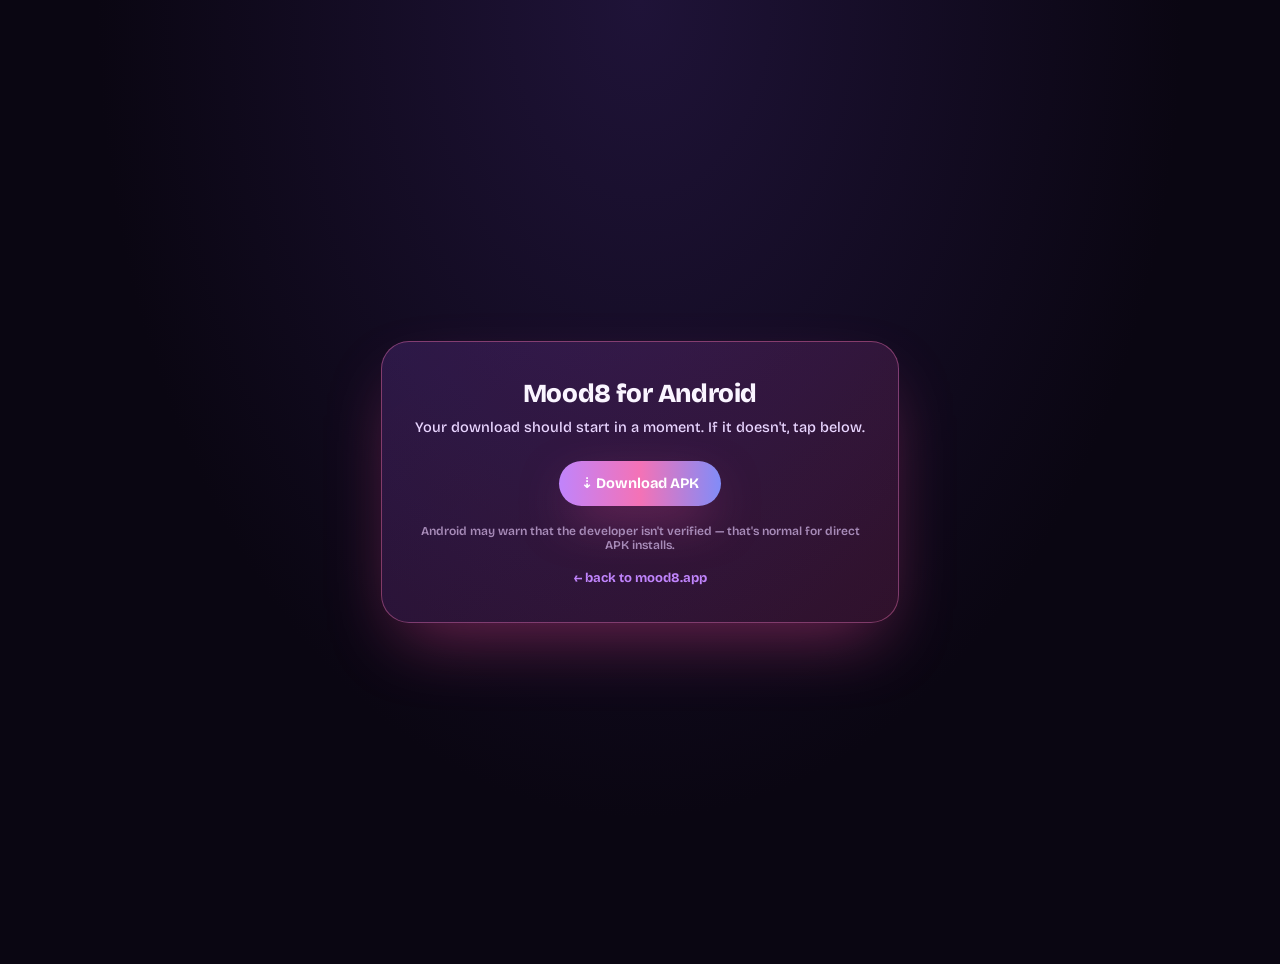
<file: downloads/index.html>
<!DOCTYPE html>
<html lang="en">
<head>
  <meta charset="UTF-8" />
  <meta name="viewport" content="width=device-width, initial-scale=1.0" />
  <meta http-equiv="refresh" content="2;url=mood8.apk" />
  <title>Download Mood8 for Android</title>
  <link href="https://fonts.googleapis.com/css2?family=Bricolage+Grotesque:wght@500;700;800&display=swap" rel="stylesheet" />
  <style>
    body {
      margin: 0;
      min-height: 100vh;
      display: flex;
      align-items: center;
      justify-content: center;
      font-family: 'Bricolage Grotesque', system-ui, sans-serif;
      background: radial-gradient(ellipse at top, #1f1338 0%, #0a0612 60%);
      color: #faf5ff;
      padding: 32px;
      text-align: center;
    }
    .card {
      max-width: 460px;
      padding: 36px 28px;
      background: linear-gradient(135deg, rgba(168, 85, 247, 0.18), rgba(236, 72, 153, 0.16));
      border: 1px solid rgba(244, 114, 182, 0.42);
      border-radius: 28px;
      box-shadow: 0 30px 70px -20px rgba(236, 72, 153, 0.45);
    }
    h1 {
      font-size: 26px;
      font-weight: 800;
      letter-spacing: -0.4px;
      margin: 0 0 8px;
    }
    p {
      color: #e9d5ff;
      font-size: 14.5px;
      line-height: 1.55;
      margin: 0 0 22px;
      font-weight: 500;
    }
    .btn {
      display: inline-flex;
      align-items: center;
      gap: 8px;
      padding: 14px 22px;
      background: linear-gradient(90deg, #c084fc, #f472b6, #818cf8);
      color: white;
      text-decoration: none;
      font-weight: 700;
      border-radius: 999px;
      font-size: 14.5px;
      box-shadow: 0 18px 50px -12px rgba(236, 72, 153, 0.55);
    }
    .small {
      display: block;
      margin-top: 18px;
      color: #a78bb8;
      font-size: 12px;
      font-weight: 600;
    }
    a.back {
      color: #c084fc;
      font-size: 13px;
      text-decoration: none;
      font-weight: 700;
    }
  </style>
</head>
<body>
  <div class="card">
    <h1>Mood8 for Android</h1>
    <p>Your download should start in a moment. If it doesn't, tap below.</p>
    <a class="btn" href="mood8.apk">⇣ Download APK</a>
    <span class="small">Android may warn that the developer isn't verified — that's normal for direct APK installs.</span>
    <span class="small"><a class="back" href="/">← back to mood8.app</a></span>
  </div>
</body>
</html>
</file>
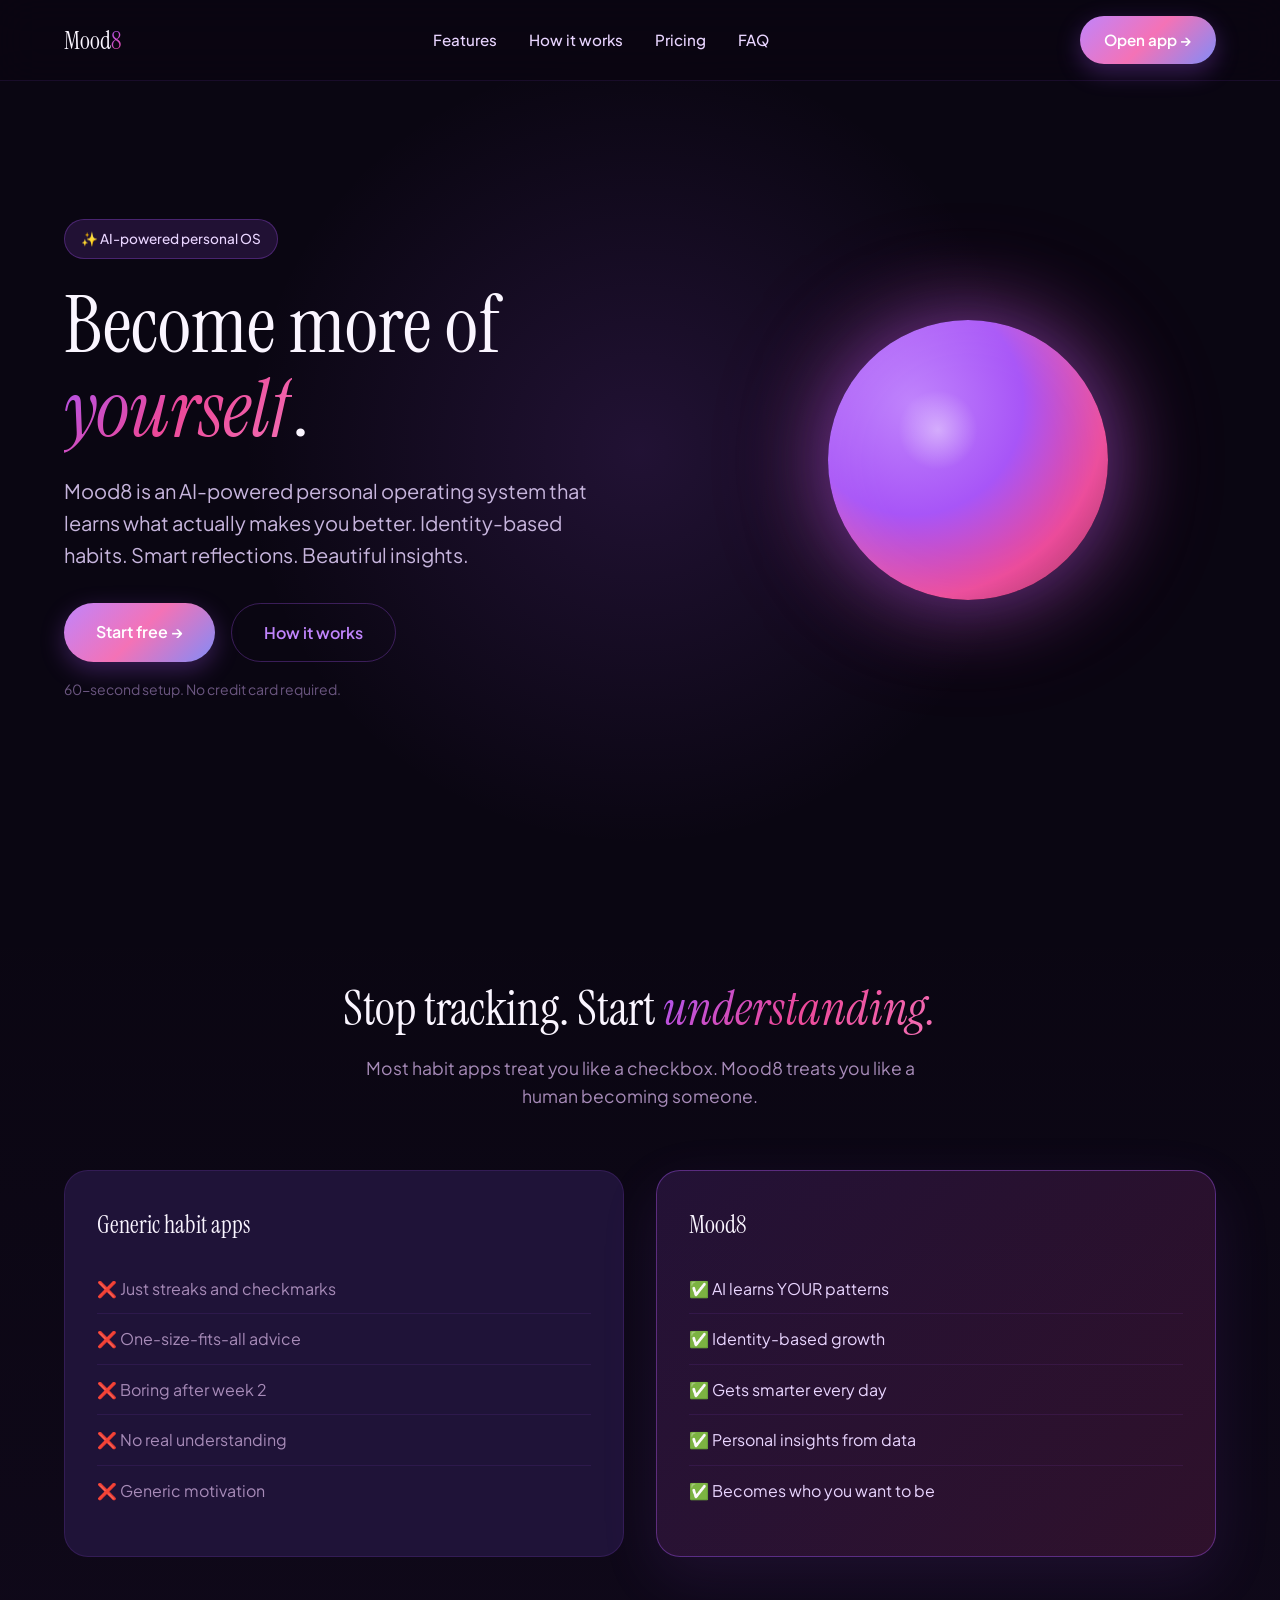
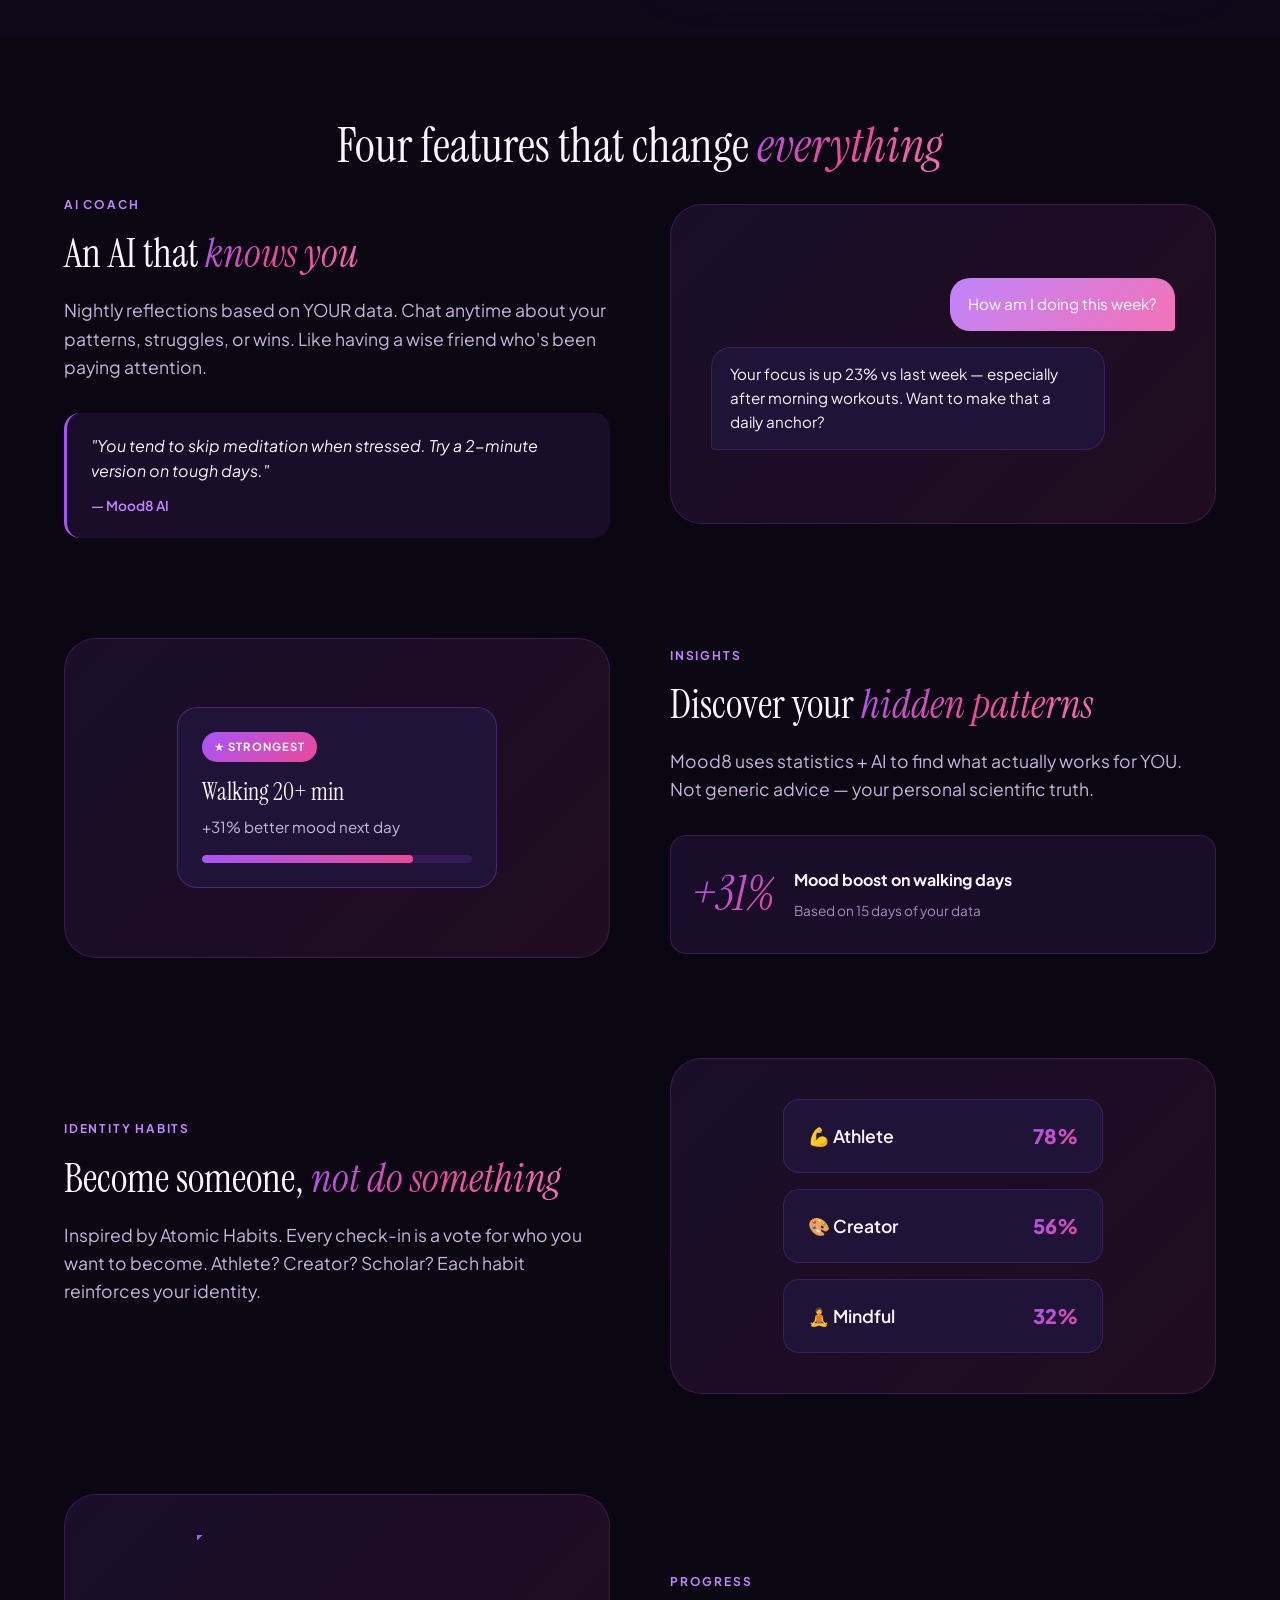
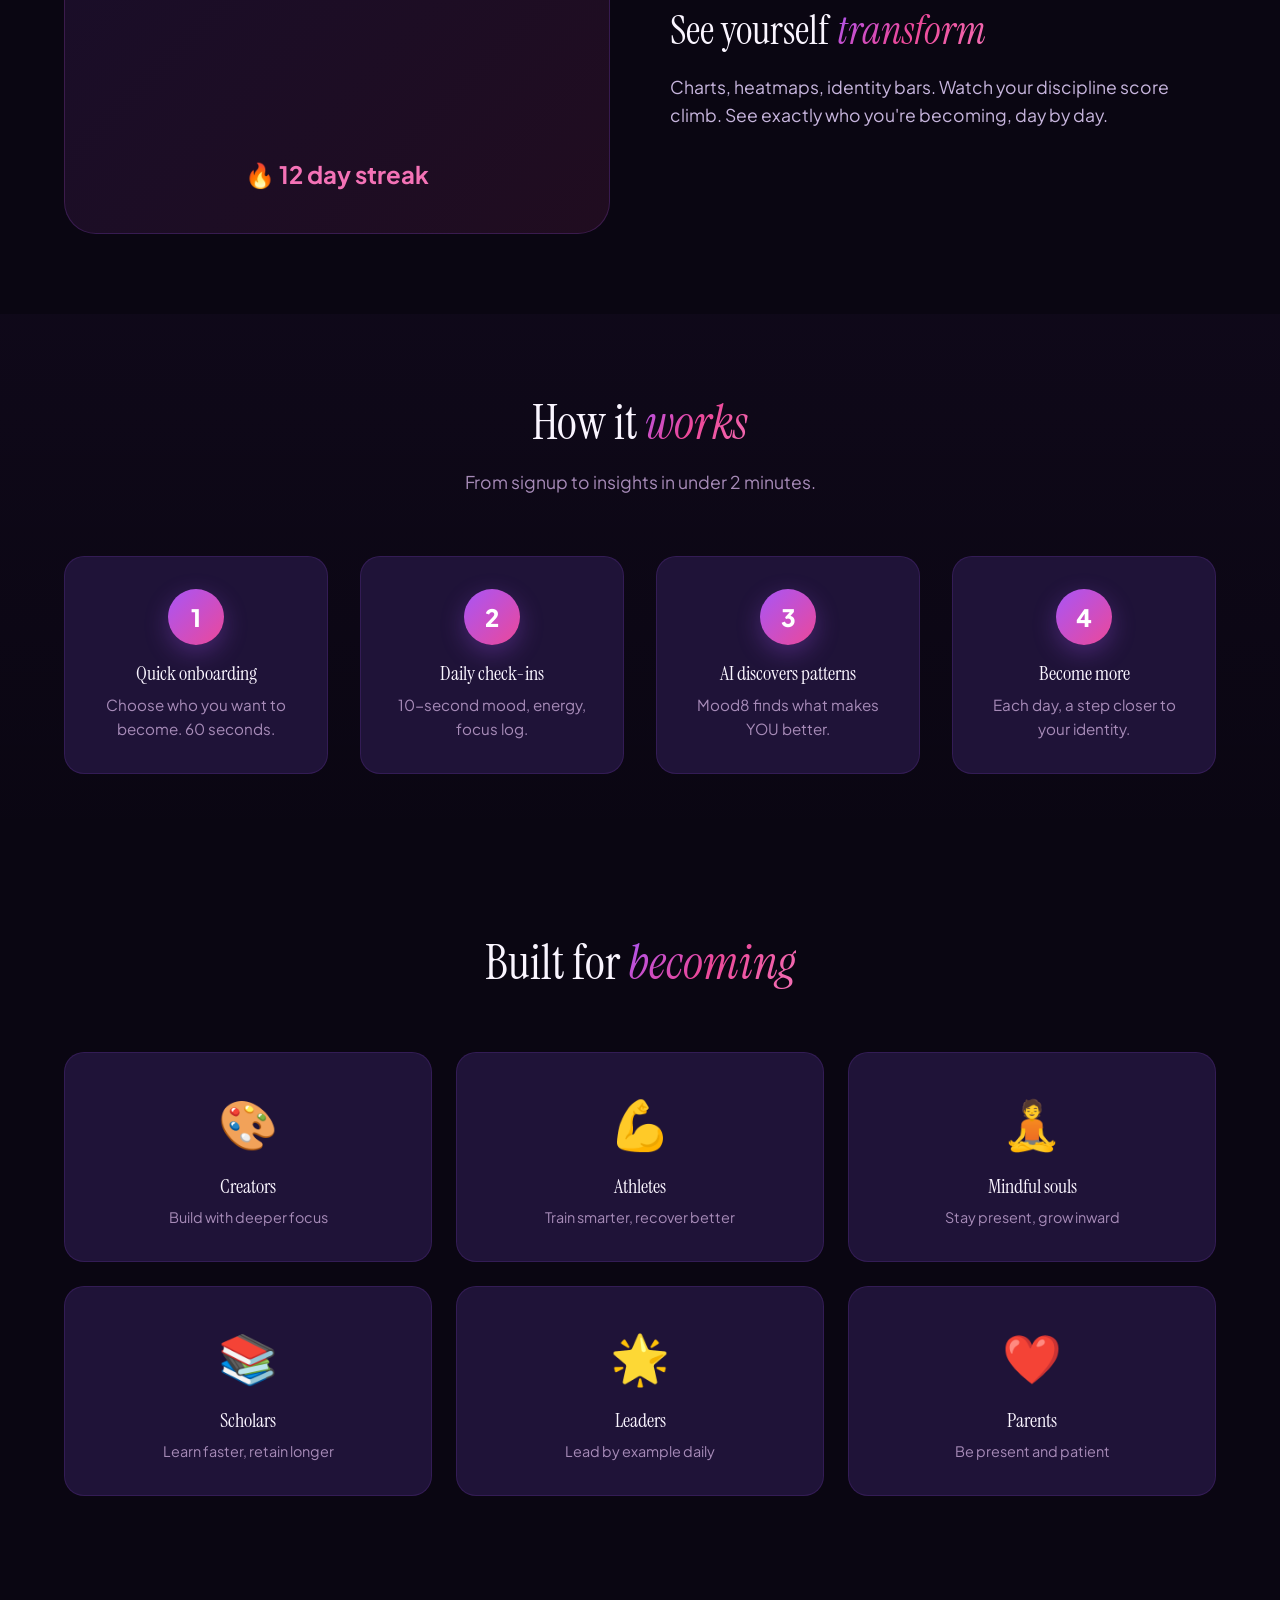
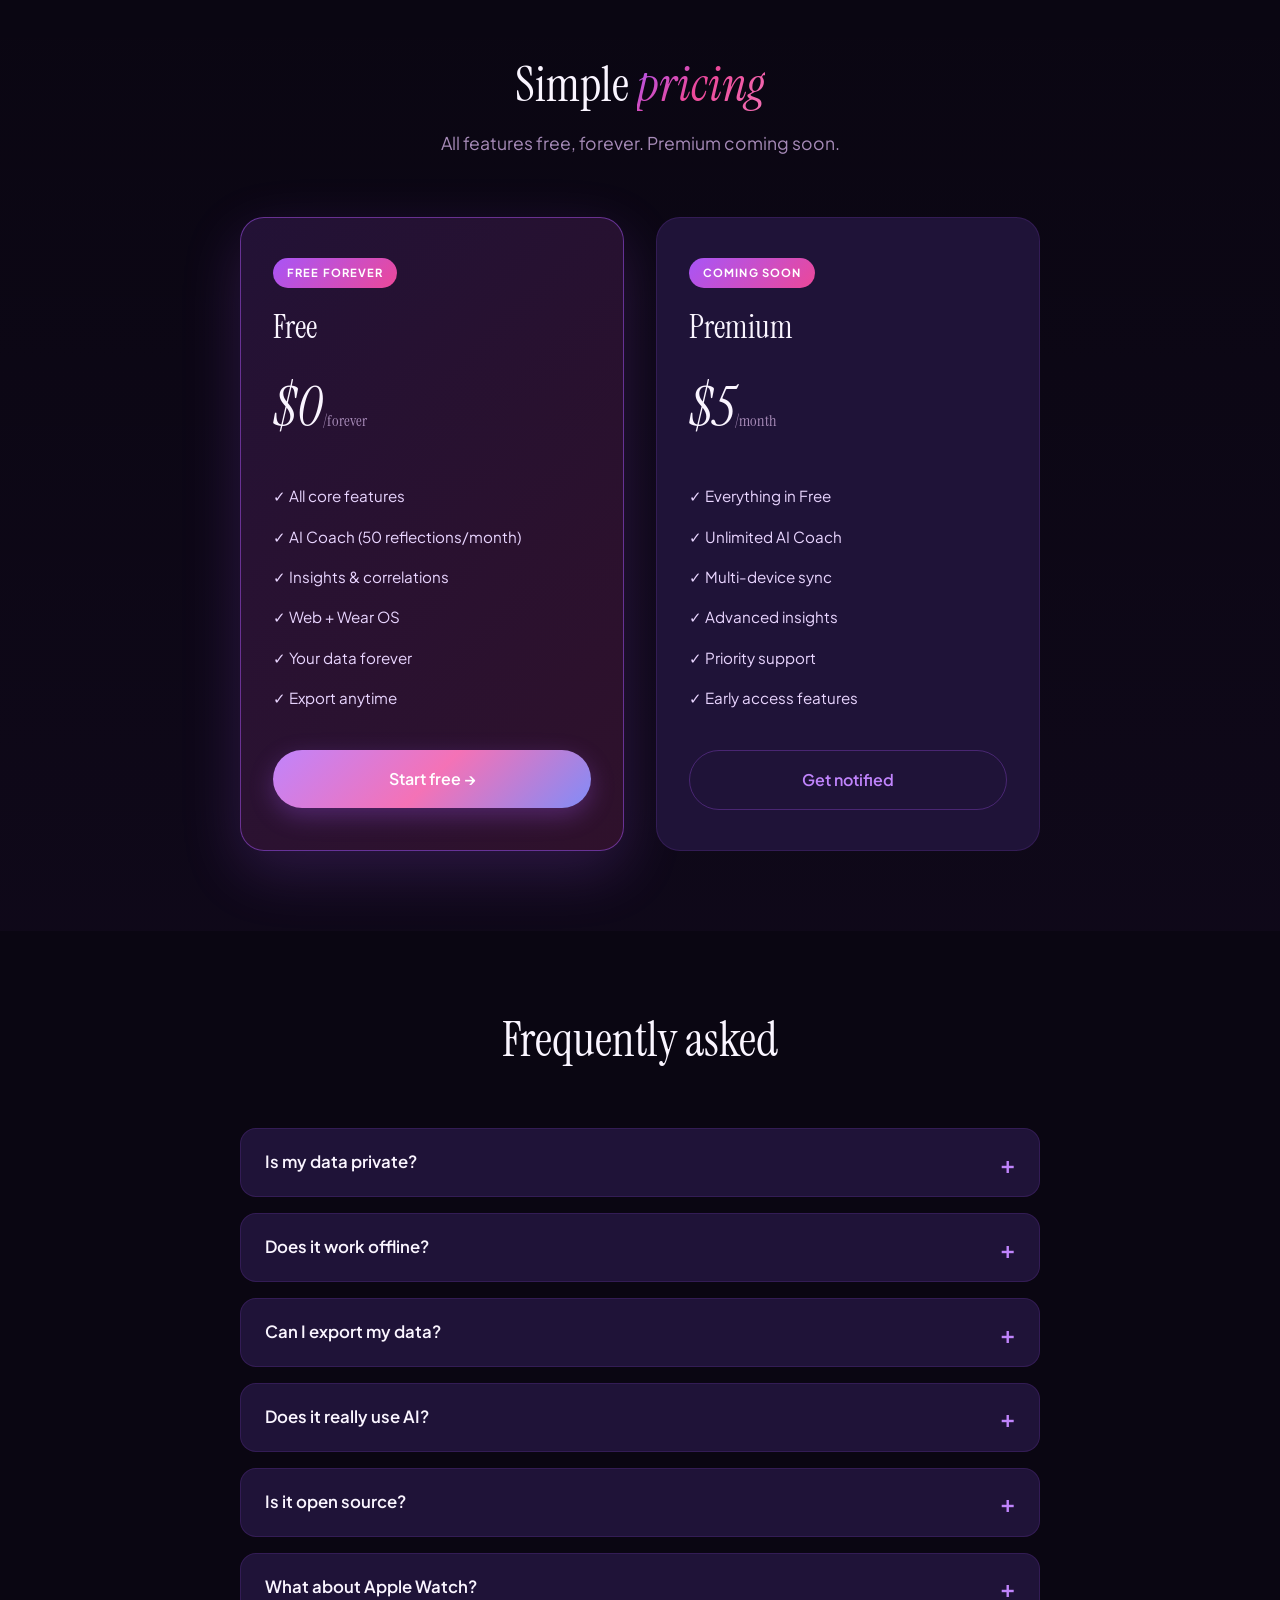
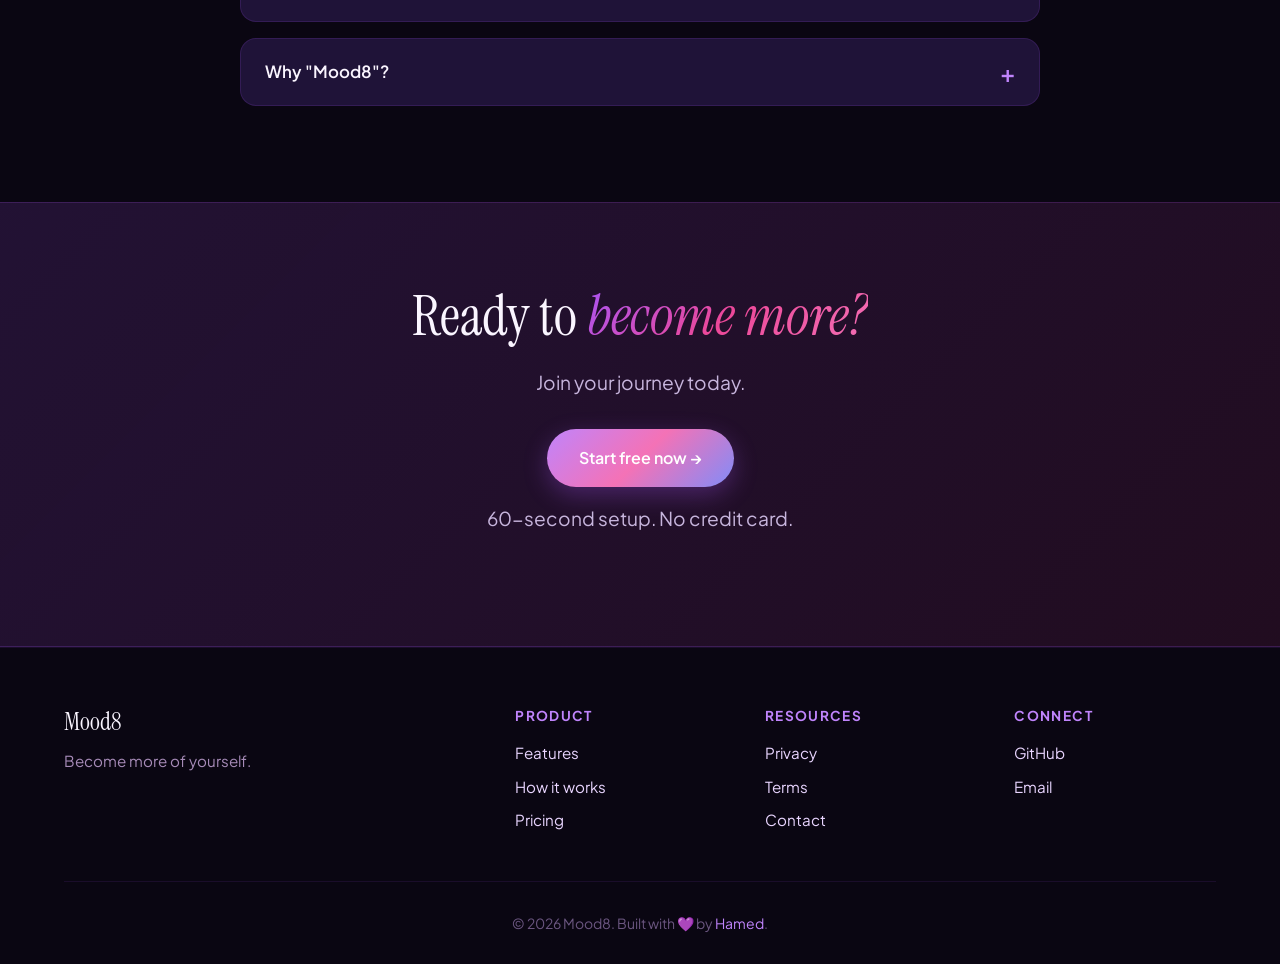
<file: web/landing/index.html>
<!DOCTYPE html>
<html lang="en">
<head>
    <meta charset="UTF-8">
    <meta name="viewport" content="width=device-width, initial-scale=1.0">
    
    <!-- Primary Meta Tags -->
    <title>Mood8 — Become more of yourself</title>
    <meta name="title" content="Mood8 — Become more of yourself">
    <meta name="description" content="AI-powered personal operating system that learns what makes you better. Identity-based habits, smart AI reflections, and beautiful insights into your patterns.">
    <meta name="keywords" content="habit tracker, AI coach, mindfulness app, atomic habits, mood tracking, personal growth, identity-based habits, self-improvement">
    <meta name="author" content="Mood8">
    <meta name="theme-color" content="#A855F7">
    <meta name="robots" content="index, follow">
    
    <!-- Open Graph / Facebook / WhatsApp / Telegram -->
    <meta property="og:type" content="website">
    <meta property="og:url" content="https://mood8.app/landing/">
    <meta property="og:title" content="Mood8 — Become more of yourself">
    <meta property="og:description" content="AI-powered personal operating system. Identity-based habits, smart reflections, beautiful insights into your patterns.">
    <meta property="og:image" content="https://mood8.app/og-image.png">
    <meta property="og:image:width" content="1200">
    <meta property="og:image:height" content="630">
    <meta property="og:site_name" content="Mood8">
    <meta property="og:locale" content="en_US">
    
    <!-- Twitter / X -->
    <meta name="twitter:card" content="summary_large_image">
    <meta name="twitter:url" content="https://mood8.app/landing/">
    <meta name="twitter:title" content="Mood8 — Become more of yourself">
    <meta name="twitter:description" content="AI-powered personal operating system. Identity-based habits, smart reflections, beautiful insights into your patterns.">
    <meta name="twitter:image" content="https://mood8.app/og-image.png">
    
    <!-- Canonical URL -->
    <link rel="canonical" href="https://mood8.app/landing/">
    
    <!-- Favicons -->
    <link rel="icon" type="image/png" href="/favicon.png">
    <link rel="apple-touch-icon" href="/icons/Icon-192.png">
    <link rel="manifest" href="/manifest.json">
    
    <!-- Fonts -->
    <link rel="preconnect" href="https://fonts.googleapis.com">
    <link rel="preconnect" href="https://fonts.gstatic.com" crossorigin>
    <link href="https://fonts.googleapis.com/css2?family=Instrument+Serif:ital@0;1&family=Plus+Jakarta+Sans:wght@400;500;600;700;800&display=swap" rel="stylesheet">
    
    <!-- Stylesheets -->
    <link rel="stylesheet" href="style.css">
    
    <!-- Structured Data for SEO -->
    <script type="application/ld+json">
    {
      "@context": "https://schema.org",
      "@type": "WebApplication",
      "name": "Mood8",
      "description": "AI-powered personal operating system for identity-based habits, mood tracking, and personal growth.",
      "url": "https://mood8.app",
      "applicationCategory": "HealthApplication",
      "operatingSystem": "Web, Android, Wear OS",
      "offers": {
        "@type": "Offer",
        "price": "0",
        "priceCurrency": "USD"
      },
      "creator": {
        "@type": "Person",
        "name": "Hamed Mostafaei"
      }
    }
    </script>
</head>

<body>
    <!-- NAVIGATION -->
    <nav class="nav">
        <div class="nav-container">
            <a href="/landing/" class="logo">
                <span class="logo-text">Mood<span class="logo-accent">8</span></span>
            </a>
            <ul class="nav-links">
                <li><a href="#features">Features</a></li>
                <li><a href="#how-it-works">How it works</a></li>
                <li><a href="#pricing">Pricing</a></li>
                <li><a href="#faq">FAQ</a></li>
            </ul>
            <a href="/" class="btn btn-primary">Open app →</a>
        </div>
    </nav>
    
    <!-- HERO -->
    <section class="hero">
        <div class="hero-glow"></div>
        <div class="container">
            <div class="hero-content">
                <span class="badge">✨ AI-powered personal OS</span>
                <h1 class="hero-title">
                    Become more of <em>yourself</em>.
                </h1>
                <p class="hero-subtitle">
                    Mood8 is an AI-powered personal operating system that learns what actually makes you better. Identity-based habits. Smart reflections. Beautiful insights.
                </p>
                <div class="hero-cta">
                    <a href="/" class="btn btn-primary btn-large">Start free →</a>
                    <a href="#how-it-works" class="btn btn-secondary btn-large">How it works</a>
                </div>
                <p class="hero-note">60-second setup. No credit card required.</p>
            </div>
            <div class="hero-visual">
                <div class="mood-orb"></div>
            </div>
        </div>
    </section>
    
    <!-- THE PROBLEM -->
    <section class="problem">
        <div class="container">
            <h2 class="section-title">Stop tracking. Start <em>understanding.</em></h2>
            <p class="section-subtitle">Most habit apps treat you like a checkbox. Mood8 treats you like a human becoming someone.</p>
            
            <div class="comparison">
                <div class="comparison-col bad">
                    <h3>Generic habit apps</h3>
                    <ul>
                        <li>❌ Just streaks and checkmarks</li>
                        <li>❌ One-size-fits-all advice</li>
                        <li>❌ Boring after week 2</li>
                        <li>❌ No real understanding</li>
                        <li>❌ Generic motivation</li>
                    </ul>
                </div>
                <div class="comparison-col good">
                    <h3>Mood8</h3>
                    <ul>
                        <li>✅ AI learns YOUR patterns</li>
                        <li>✅ Identity-based growth</li>
                        <li>✅ Gets smarter every day</li>
                        <li>✅ Personal insights from data</li>
                        <li>✅ Becomes who you want to be</li>
                    </ul>
                </div>
            </div>
        </div>
    </section>
    
    <!-- FEATURES -->
    <section class="features" id="features">
        <div class="container">
            <h2 class="section-title">Four features that change <em>everything</em></h2>
            
            <!-- Feature 1: AI Coach -->
            <div class="feature">
                <div class="feature-content">
                    <span class="feature-tag">AI Coach</span>
                    <h3>An AI that <em>knows you</em></h3>
                    <p>Nightly reflections based on YOUR data. Chat anytime about your patterns, struggles, or wins. Like having a wise friend who's been paying attention.</p>
                    <div class="quote-bubble">
                        <p>"You tend to skip meditation when stressed. Try a 2-minute version on tough days."</p>
                        <span class="quote-author">— Mood8 AI</span>
                    </div>
                </div>
                <div class="feature-visual ai-visual">
                    <div class="chat-mockup">
                        <div class="chat-bubble user">How am I doing this week?</div>
                        <div class="chat-bubble ai">Your focus is up 23% vs last week — especially after morning workouts. Want to make that a daily anchor?</div>
                    </div>
                </div>
            </div>
            
            <!-- Feature 2: Insights -->
            <div class="feature reverse">
                <div class="feature-content">
                    <span class="feature-tag">Insights</span>
                    <h3>Discover your <em>hidden patterns</em></h3>
                    <p>Mood8 uses statistics + AI to find what actually works for YOU. Not generic advice — your personal scientific truth.</p>
                    <div class="insight-example">
                        <div class="insight-stat">+31%</div>
                        <div class="insight-text">
                            <strong>Mood boost on walking days</strong>
                            <span>Based on 15 days of your data</span>
                        </div>
                    </div>
                </div>
                <div class="feature-visual insights-visual">
                    <div class="insight-card-mock">
                        <span class="tag">★ STRONGEST</span>
                        <h4>Walking 20+ min</h4>
                        <p>+31% better mood next day</p>
                        <div class="bar"><div class="bar-fill" style="width: 78%"></div></div>
                    </div>
                </div>
            </div>
            
            <!-- Feature 3: Identity Habits -->
            <div class="feature">
                <div class="feature-content">
                    <span class="feature-tag">Identity Habits</span>
                    <h3>Become someone, <em>not do something</em></h3>
                    <p>Inspired by Atomic Habits. Every check-in is a vote for who you want to become. Athlete? Creator? Scholar? Each habit reinforces your identity.</p>
                </div>
                <div class="feature-visual identity-visual">
                    <div class="identity-cards">
                        <div class="id-card">💪 Athlete<br><small>78%</small></div>
                        <div class="id-card">🎨 Creator<br><small>56%</small></div>
                        <div class="id-card">🧘 Mindful<br><small>32%</small></div>
                    </div>
                </div>
            </div>
            
            <!-- Feature 4: Progress -->
            <div class="feature reverse">
                <div class="feature-content">
                    <span class="feature-tag">Progress</span>
                    <h3>See yourself <em>transform</em></h3>
                    <p>Charts, heatmaps, identity bars. Watch your discipline score climb. See exactly who you're becoming, day by day.</p>
                </div>
                <div class="feature-visual progress-visual">
                    <div class="heatmap">
                        <div class="heatmap-grid"></div>
                        <p class="streak">🔥 12 day streak</p>
                    </div>
                </div>
            </div>
        </div>
    </section>
    
    <!-- HOW IT WORKS -->
    <section class="how-it-works" id="how-it-works">
        <div class="container">
            <h2 class="section-title">How it <em>works</em></h2>
            <p class="section-subtitle">From signup to insights in under 2 minutes.</p>
            
            <div class="steps">
                <div class="step">
                    <div class="step-number">1</div>
                    <h3>Quick onboarding</h3>
                    <p>Choose who you want to become. 60 seconds.</p>
                </div>
                <div class="step">
                    <div class="step-number">2</div>
                    <h3>Daily check-ins</h3>
                    <p>10-second mood, energy, focus log.</p>
                </div>
                <div class="step">
                    <div class="step-number">3</div>
                    <h3>AI discovers patterns</h3>
                    <p>Mood8 finds what makes YOU better.</p>
                </div>
                <div class="step">
                    <div class="step-number">4</div>
                    <h3>Become more</h3>
                    <p>Each day, a step closer to your identity.</p>
                </div>
            </div>
        </div>
    </section>
    
    <!-- WHO IT'S FOR -->
    <section class="audience">
        <div class="container">
            <h2 class="section-title">Built for <em>becoming</em></h2>
            <div class="audience-grid">
                <div class="audience-card">
                    <span class="emoji">🎨</span>
                    <h3>Creators</h3>
                    <p>Build with deeper focus</p>
                </div>
                <div class="audience-card">
                    <span class="emoji">💪</span>
                    <h3>Athletes</h3>
                    <p>Train smarter, recover better</p>
                </div>
                <div class="audience-card">
                    <span class="emoji">🧘</span>
                    <h3>Mindful souls</h3>
                    <p>Stay present, grow inward</p>
                </div>
                <div class="audience-card">
                    <span class="emoji">📚</span>
                    <h3>Scholars</h3>
                    <p>Learn faster, retain longer</p>
                </div>
                <div class="audience-card">
                    <span class="emoji">🌟</span>
                    <h3>Leaders</h3>
                    <p>Lead by example daily</p>
                </div>
                <div class="audience-card">
                    <span class="emoji">❤️</span>
                    <h3>Parents</h3>
                    <p>Be present and patient</p>
                </div>
            </div>
        </div>
    </section>
    
    <!-- PRICING -->
    <section class="pricing" id="pricing">
        <div class="container">
            <h2 class="section-title">Simple <em>pricing</em></h2>
            <p class="section-subtitle">All features free, forever. Premium coming soon.</p>
            
            <div class="pricing-cards">
                <div class="pricing-card featured">
                    <span class="pricing-tag">FREE FOREVER</span>
                    <h3>Free</h3>
                    <div class="price">$0<span>/forever</span></div>
                    <ul>
                        <li>✓ All core features</li>
                        <li>✓ AI Coach (50 reflections/month)</li>
                        <li>✓ Insights & correlations</li>
                        <li>✓ Web + Wear OS</li>
                        <li>✓ Your data forever</li>
                        <li>✓ Export anytime</li>
                    </ul>
                    <a href="/" class="btn btn-primary btn-large">Start free →</a>
                </div>
                
                <div class="pricing-card">
                    <span class="pricing-tag">COMING SOON</span>
                    <h3>Premium</h3>
                    <div class="price">$5<span>/month</span></div>
                    <ul>
                        <li>✓ Everything in Free</li>
                        <li>✓ Unlimited AI Coach</li>
                        <li>✓ Multi-device sync</li>
                        <li>✓ Advanced insights</li>
                        <li>✓ Priority support</li>
                        <li>✓ Early access features</li>
                    </ul>
                    <a href="mailto:hello@mood8.app?subject=Mood8%20Premium%20waitlist" class="btn btn-secondary btn-large">Get notified</a>
                </div>
            </div>
        </div>
    </section>
    
    <!-- FAQ -->
    <section class="faq" id="faq">
        <div class="container">
            <h2 class="section-title">Frequently asked</h2>
            
            <div class="faq-list">
                <details class="faq-item">
                    <summary>Is my data private?</summary>
                    <p>Yes. All your data is stored locally in your browser. We only send anonymized requests to OpenAI when you use AI features (you can disable this). We don't sell data. Ever.</p>
                </details>
                
                <details class="faq-item">
                    <summary>Does it work offline?</summary>
                    <p>Most features work offline since data is stored locally. AI Coach requires internet (OpenAI API). You can check in, track habits, and view progress completely offline.</p>
                </details>
                
                <details class="faq-item">
                    <summary>Can I export my data?</summary>
                    <p>Yes! Settings → Data & Privacy → Export. Choose JSON (full backup) or CSV (spreadsheet-friendly). Your data, your control.</p>
                </details>
                
                <details class="faq-item">
                    <summary>Does it really use AI?</summary>
                    <p>Yes. We use ChatGPT (gpt-4o-mini) for reflections and chat. Statistical analysis for insights runs locally — no AI needed for pattern detection.</p>
                </details>
                
                <details class="faq-item">
                    <summary>Is it open source?</summary>
                    <p>Coming soon. We're considering open-sourcing the client. Backend stays closed for API key protection.</p>
                </details>
                
                <details class="faq-item">
                    <summary>What about Apple Watch?</summary>
                    <p>Wear OS (Samsung, Pixel) is supported now. Apple Watch is in development — requires Apple Developer account.</p>
                </details>
                
                <details class="faq-item">
                    <summary>Why "Mood8"?</summary>
                    <p>8 is infinity sideways — endless growth. Also represents the 8 dimensions we track: mood, energy, focus, routine, habits, identity, time, and self.</p>
                </details>
            </div>
        </div>
    </section>
    
    <!-- FINAL CTA -->
    <section class="final-cta">
        <div class="container">
            <h2>Ready to <em>become more?</em></h2>
            <p>Join your journey today.</p>
            <a href="/" class="btn btn-primary btn-large">Start free now →</a>
            <p class="cta-note">60-second setup. No credit card.</p>
        </div>
    </section>
    
    <!-- FOOTER -->
    <footer class="footer">
        <div class="container">
            <div class="footer-grid">
                <div class="footer-col">
                    <h4>Mood8</h4>
                    <p>Become more of yourself.</p>
                </div>
                <div class="footer-col">
                    <h5>Product</h5>
                    <ul>
                        <li><a href="#features">Features</a></li>
                        <li><a href="#how-it-works">How it works</a></li>
                        <li><a href="#pricing">Pricing</a></li>
                    </ul>
                </div>
                <div class="footer-col">
                    <h5>Resources</h5>
                    <ul>
                        <li><a href="/privacy-policy">Privacy</a></li>
                        <li><a href="/terms.html">Terms</a></li>
                        <li><a href="mailto:hello@mood8.app">Contact</a></li>
                    </ul>
                </div>
                <div class="footer-col">
                    <h5>Connect</h5>
                    <ul>
                        <li><a href="https://github.com/Overover1400/mood8" target="_blank" rel="noopener">GitHub</a></li>
                        <li><a href="mailto:hello@mood8.app">Email</a></li>
                    </ul>
                </div>
            </div>
            <div class="footer-bottom">
                <p>© 2026 Mood8. Built with 💜 by <a href="https://github.com/Overover1400" target="_blank" rel="noopener">Hamed</a>.</p>
            </div>
        </div>
    </footer>
    
    <script src="main.js"></script>
</body>
</html>
</file>
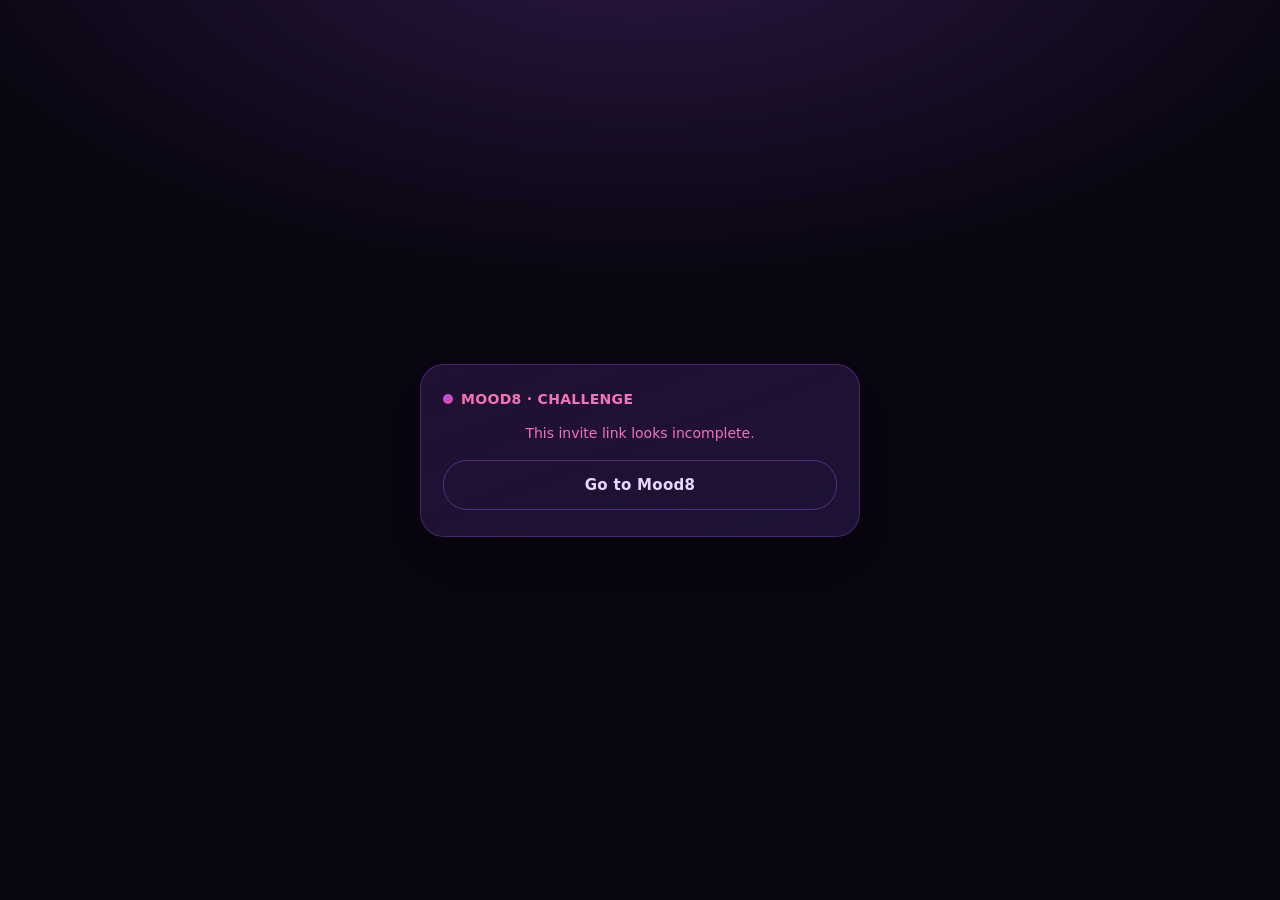
<file: landing/challenge.html>
<!doctype html>
<html lang="en">
<head>
<meta charset="utf-8" />
<meta name="viewport" content="width=device-width, initial-scale=1, viewport-fit=cover" />
<meta name="robots" content="noindex" />
<title>Join a challenge · Mood8</title>
<style>
  :root{
    --bg-deep:#0A0612; --bg-card:#1F1338; --purple:#A855F7; --purple-light:#C084FC;
    --pink:#EC4899; --pink-light:#F472B6; --blue:#818CF8; --ink:#FAF5FF;
    --ink-soft:#E9D5FF; --ink-dim:#A78BB8; --ink-faint:#6B5680;
  }
  *{box-sizing:border-box}
  html,body{margin:0;padding:0}
  body{
    background:var(--bg-deep); color:var(--ink); min-height:100vh;
    font-family:'Plus Jakarta Sans',system-ui,-apple-system,Segoe UI,Roboto,sans-serif;
    display:flex; align-items:center; justify-content:center; padding:20px;
    background-image:radial-gradient(1200px 600px at 50% -10%, rgba(168,85,247,.22), transparent 60%);
  }
  .wrap{width:100%; max-width:440px}
  .card{
    background:linear-gradient(160deg, rgba(168,85,247,.14), rgba(31,19,56,.95));
    border:1px solid rgba(168,85,247,.30); border-radius:24px; padding:26px 22px;
    box-shadow:0 24px 60px rgba(0,0,0,.5);
  }
  .brand{display:flex;align-items:center;gap:8px;font-weight:800;letter-spacing:.3px;
    color:var(--pink-light);font-size:14px;margin-bottom:16px}
  .brand .dot{width:10px;height:10px;border-radius:50%;
    background:linear-gradient(135deg,var(--purple),var(--pink))}
  h1{font-size:26px;line-height:1.15;margin:0 0 6px;font-weight:800;letter-spacing:-.4px}
  .cat{display:inline-block;font-size:11px;font-weight:800;letter-spacing:1.2px;
    text-transform:uppercase;color:var(--ink-soft);background:rgba(168,85,247,.18);
    border:1px solid rgba(168,85,247,.34);border-radius:20px;padding:4px 10px;margin-bottom:12px}
  .desc{color:var(--ink-soft);font-size:14.5px;line-height:1.55;margin:0 0 16px;white-space:pre-wrap}
  .cover{width:100%;max-height:220px;object-fit:cover;border-radius:16px;
    border:1px solid rgba(168,85,247,.30);margin-bottom:14px;display:block}
  .meta{display:flex;gap:8px;flex-wrap:wrap;margin-bottom:20px}
  .pill{background:rgba(255,255,255,.05);border:1px solid rgba(168,85,247,.28);
    border-radius:14px;padding:8px 12px;font-size:12.5px;color:var(--ink-soft);font-weight:700}
  .pill b{color:var(--ink)}
  input{width:100%;background:rgba(10,6,18,.6);border:1px solid rgba(168,85,247,.3);
    color:var(--ink);border-radius:14px;padding:13px 14px;font-size:15px;margin-bottom:12px;outline:none}
  input::placeholder{color:var(--ink-faint)}
  .btn{width:100%;border:none;cursor:pointer;border-radius:24px;padding:15px;font-size:15px;
    font-weight:800;color:#fff;background:linear-gradient(120deg,var(--purple-light),var(--pink-light),var(--blue));
    letter-spacing:.3px}
  .btn:disabled{opacity:.55;cursor:default}
  .btn.secondary{background:transparent;border:1px solid rgba(168,85,247,.4);color:var(--ink-soft);margin-top:10px}
  .muted{color:var(--ink-dim);font-size:12.5px;text-align:center;margin-top:14px;line-height:1.5}
  .muted a{color:var(--pink-light);text-decoration:none;font-weight:700}
  .success .tick{width:64px;height:64px;border-radius:50%;margin:0 auto 14px;
    background:radial-gradient(circle at 50% 40%, rgba(236,72,153,.85), rgba(168,85,247,.25));
    display:flex;align-items:center;justify-content:center;font-size:30px}
  .center{text-align:center}
  .err{color:var(--pink-light);font-size:14px;text-align:center;line-height:1.5}
  .spin{width:26px;height:26px;border:2.4px solid rgba(255,255,255,.25);
    border-top-color:var(--pink-light);border-radius:50%;animation:s .8s linear infinite;margin:30px auto}
  @keyframes s{to{transform:rotate(360deg)}}
  .hidden{display:none}
</style>
</head>
<body>
  <div class="wrap">
    <div class="card" id="card">
      <div class="brand"><span class="dot"></span> MOOD8 · CHALLENGE</div>
      <div id="loading"><div class="spin"></div></div>
      <div id="content" class="hidden"></div>
    </div>
  </div>

<script>
(function(){
  var API = "https://mood8.app/api";
  var token = decodeURIComponent((location.pathname.split("/c/")[1] || "").replace(/\/+$/,""));
  var loading = document.getElementById("loading");
  var content = document.getElementById("content");
  var challenge = null;

  function esc(s){var d=document.createElement("div");d.textContent=s==null?"":s;return d.innerHTML;}
  function show(html){loading.classList.add("hidden");content.classList.remove("hidden");content.innerHTML=html;}
  function fail(msg){show('<p class="err">'+esc(msg)+'</p><a class="btn secondary" href="https://mood8.app" style="display:block;text-decoration:none;text-align:center;margin-top:16px">Go to Mood8</a>');}
  function fmtDeadline(min){if(min==null)return"";var h=Math.floor(min/60),m=min%60;var ap=h<12?"AM":"PM";var hh=h%12;if(hh===0)hh=12;return hh+(m?":"+String(m).padStart(2,"0"):"")+" "+ap+" UTC";}

  if(!token){fail("This invite link looks incomplete.");return;}

  fetch(API+"/c/"+encodeURIComponent(token))
    .then(function(r){if(!r.ok)throw new Error(r.status===404?"This challenge isn't available anymore.":"Couldn't load the challenge.");return r.json();})
    .then(function(c){challenge=c;renderIntro(c);})
    .catch(function(e){fail(e.message||"Something went wrong.");});

  function renderIntro(c){
    var full = c.is_full;
    show(
      (c.image_url?'<img class="cover" src="'+esc(c.image_url)+'" alt="" />':'')+
      '<div class="cat">'+esc(c.category||"challenge")+'</div>'+
      '<h1>'+esc(c.title)+'</h1>'+
      (c.description?'<p class="desc">'+esc(c.description)+'</p>':'')+
      '<div class="meta">'+
        '<span class="pill"><b>'+esc(c.active_participants)+'</b> joined</span>'+
        '<span class="pill"><b>'+esc(c.duration_days)+'</b>-day</span>'+
        '<span class="pill"><b>'+esc(c.days_remaining)+'</b> days left</span>'+
      '</div>'+
      '<p class="muted" style="text-align:left;margin:0 0 14px">Check in once a day before '+
        esc(fmtDeadline(c.daily_deadline_minutes))+' to keep your rank climbing. Started by '+esc(c.creator_name)+'.</p>'+
      (full
        ? '<p class="err">This challenge is full.</p>'
        : '<a class="btn" id="join" href="'+esc(webUrl())+'" style="display:block;text-decoration:none;text-align:center">Sign in or sign up to join</a>'+
          '<a class="btn secondary" id="openapp" href="'+esc(appUrl())+'" style="display:block;text-decoration:none;text-align:center">Open in the Mood8 app</a>'+
          '<p class="muted">You can read everything here without an account. Joining needs a free Mood8 account, so your check-ins and rank are saved.</p>')
    );
  }

  var ref = (new URLSearchParams(location.search).get("ref") || "").trim();
  function qs(){return "c="+encodeURIComponent(token)+(ref?"&ref="+encodeURIComponent(ref):"");}
  function webUrl(){return "https://mood8.app/app/?"+qs();}
  function appUrl(){return "mood8://challenge?token="+encodeURIComponent(token)+(ref?"&ref="+encodeURIComponent(ref):"");}
})();
</script>
</body>
</html>
</file>
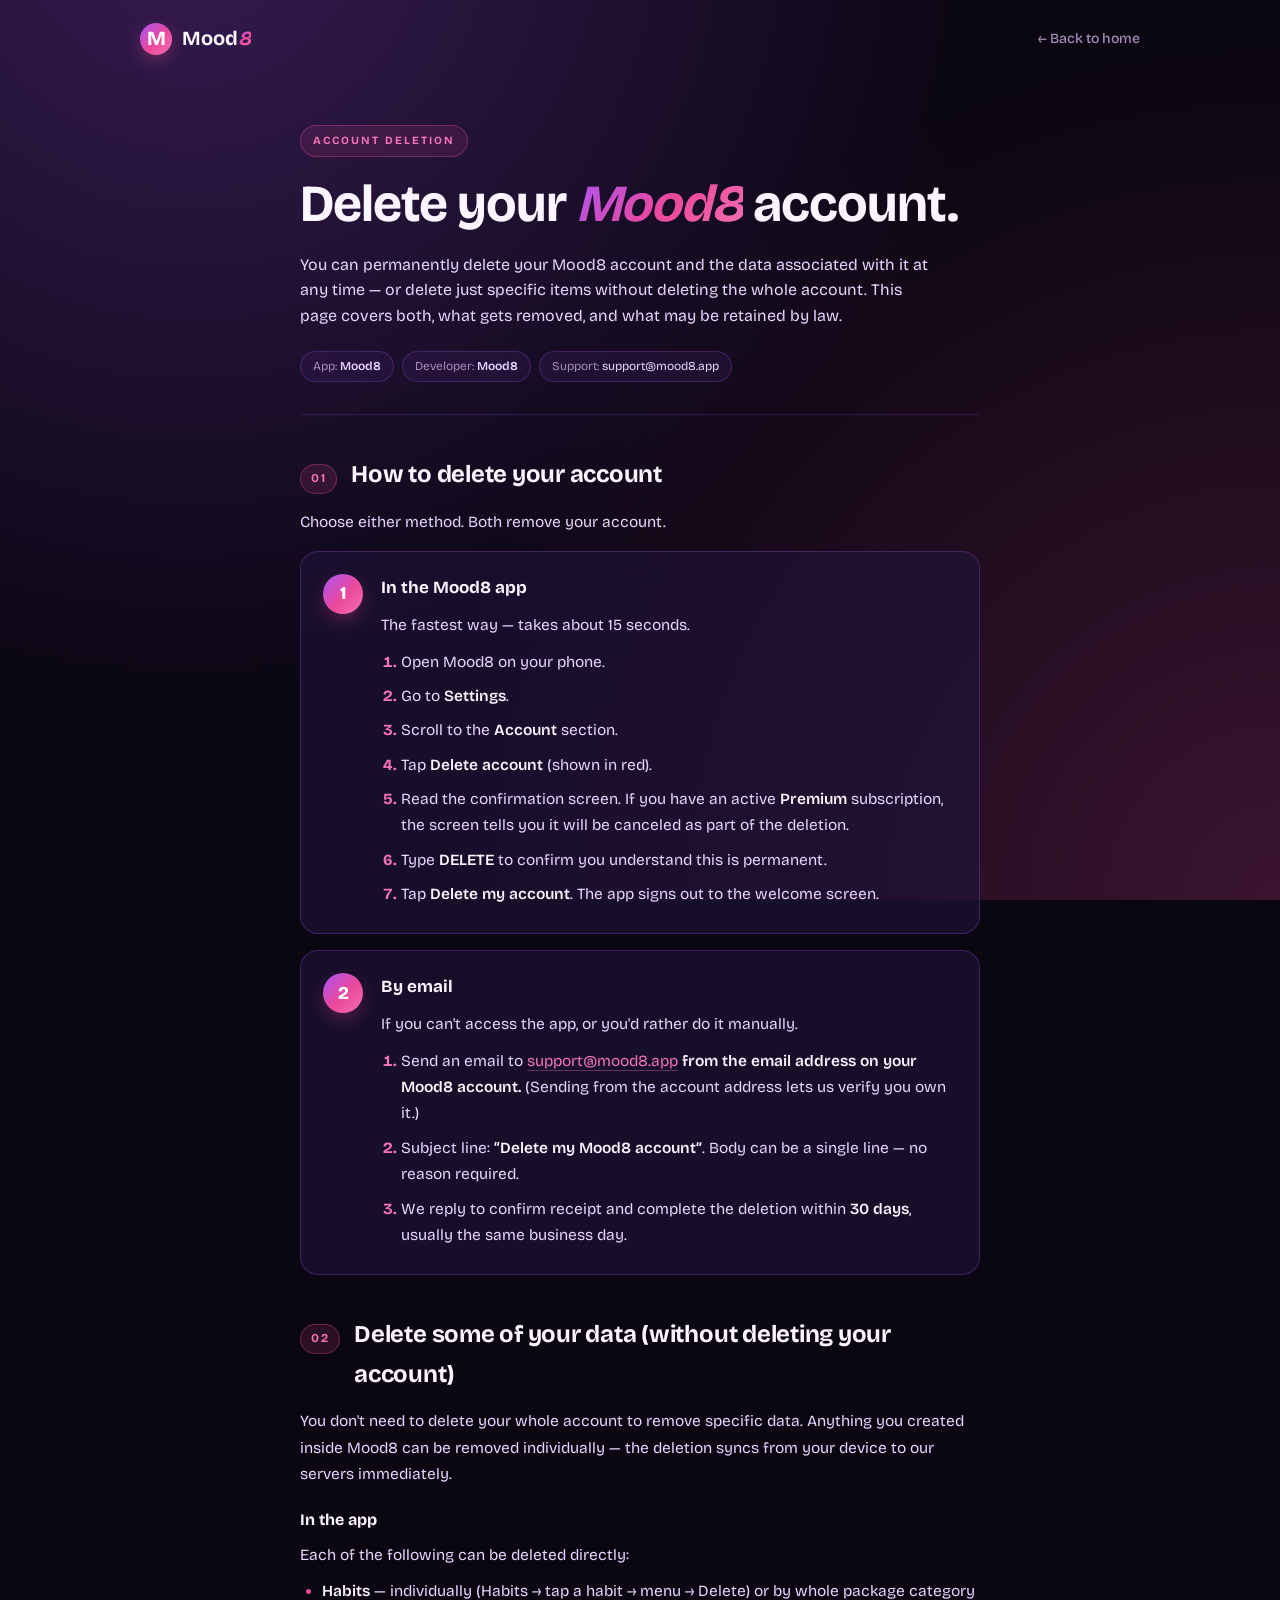
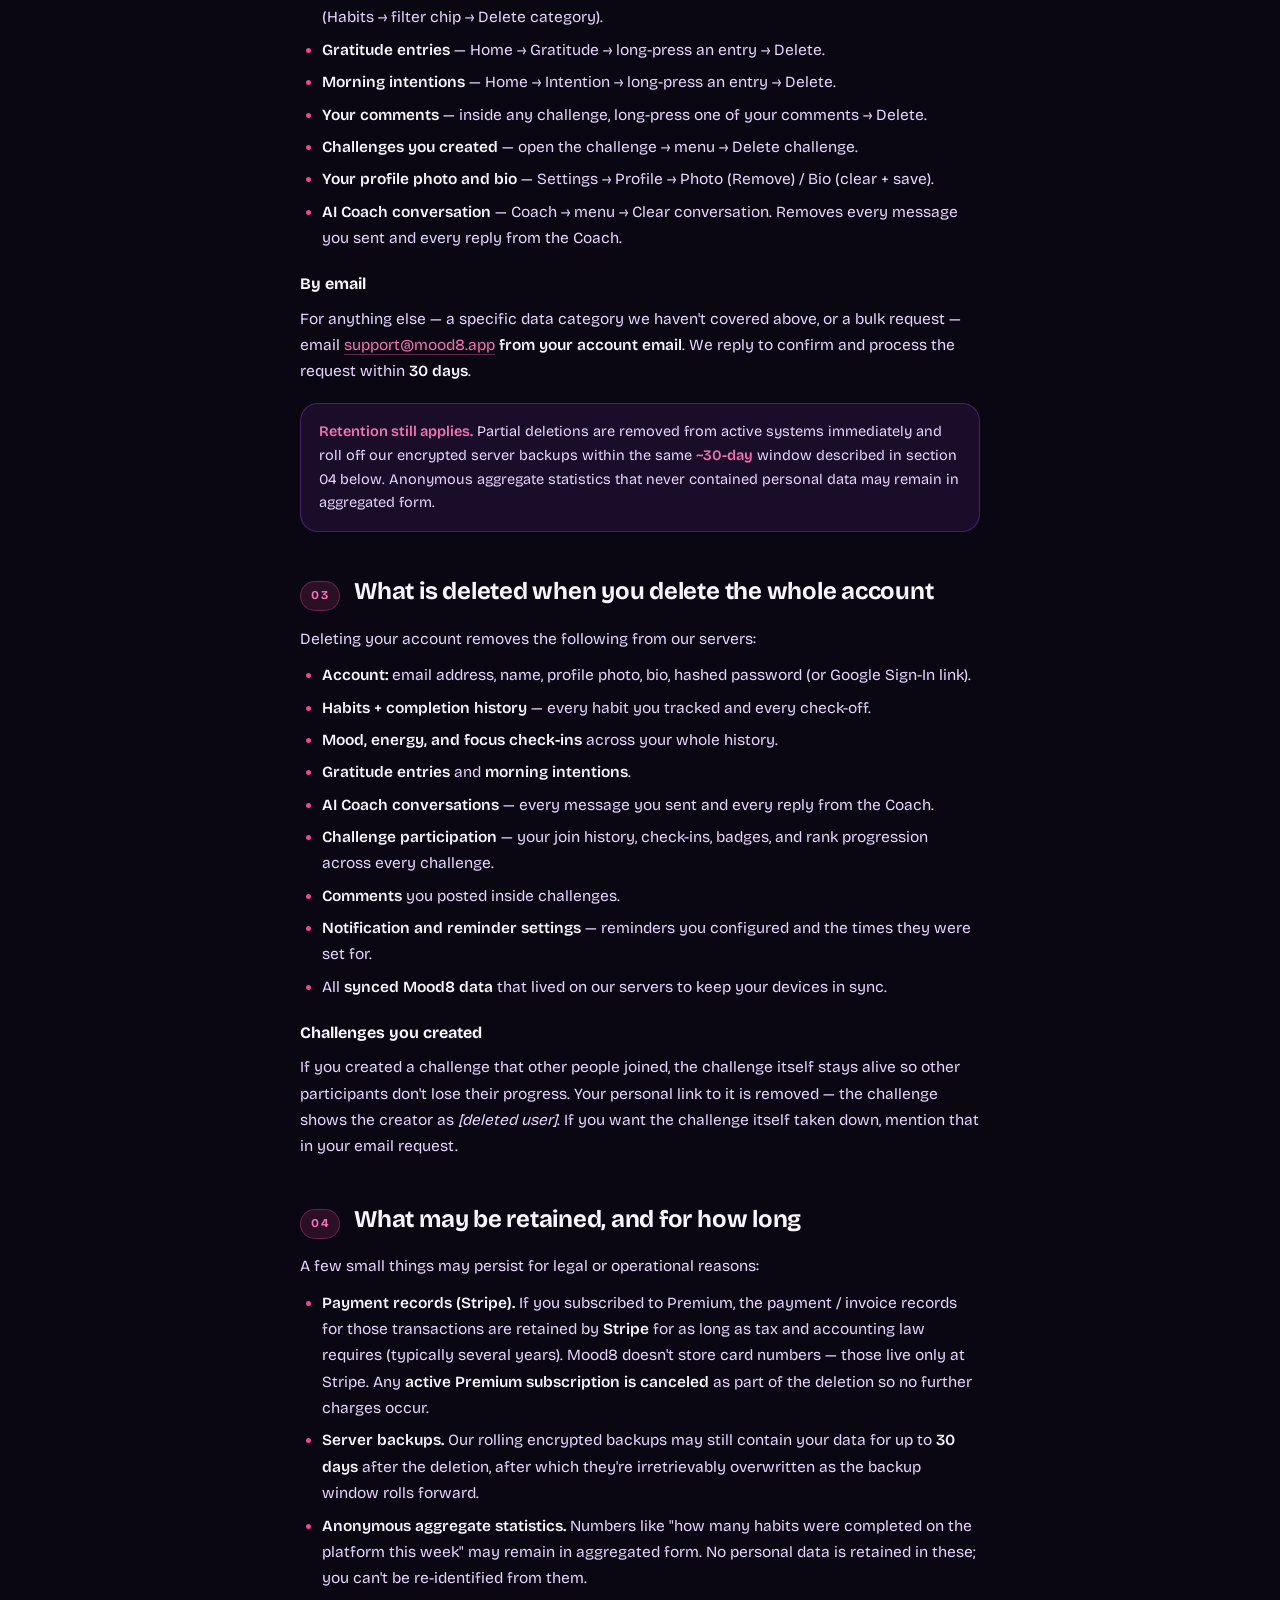
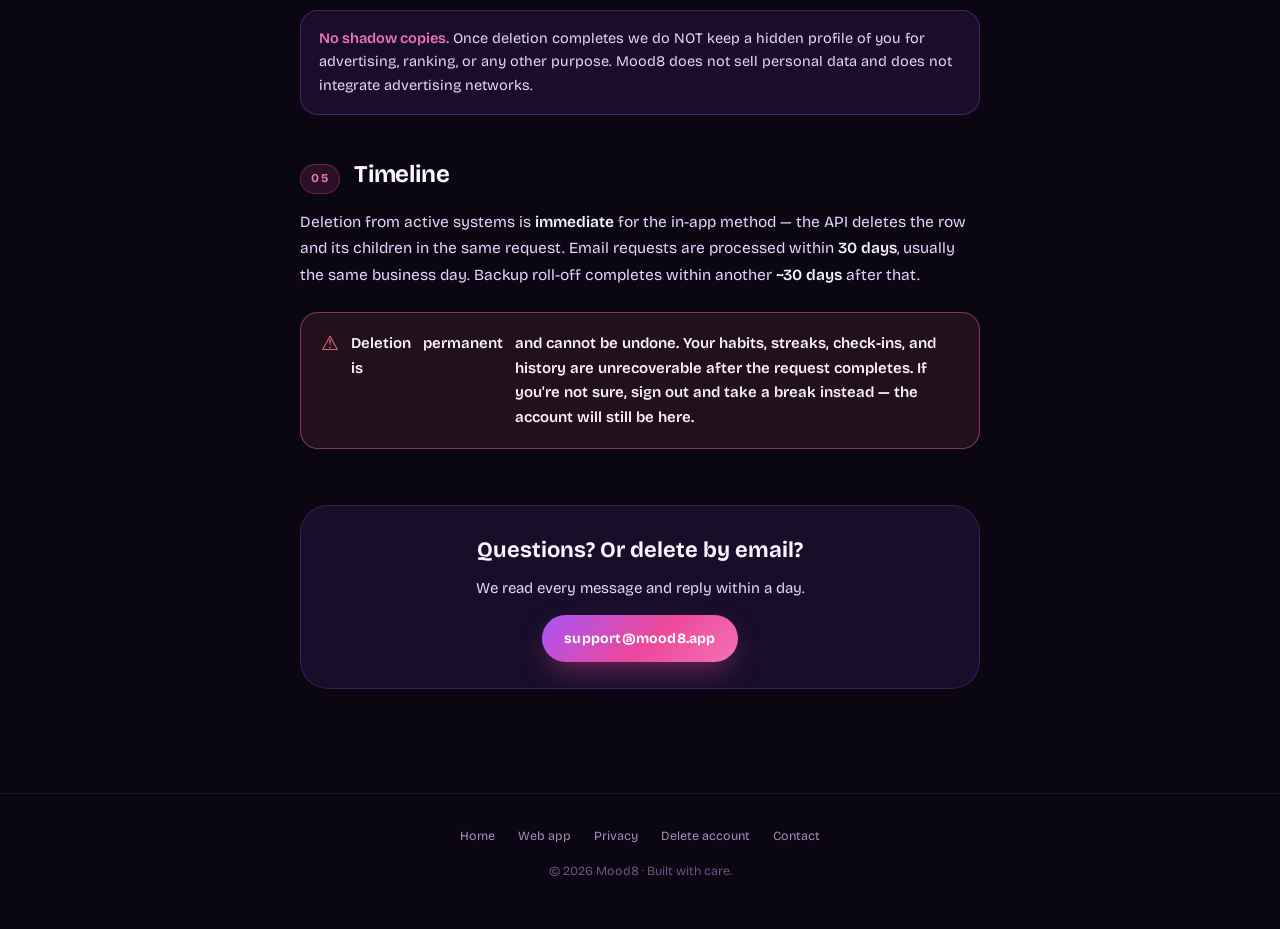
<file: landing/delete-account.html>
<!DOCTYPE html>
<html lang="en">
<head>
  <meta charset="UTF-8" />
  <meta name="viewport" content="width=device-width, initial-scale=1.0, viewport-fit=cover" />
  <meta name="theme-color" content="#0A0612" />
  <title>Delete your Mood8 account</title>
  <meta name="description" content="How to delete your Mood8 account and the data associated with it. Two methods: in the app, or by email." />
  <meta name="robots" content="index, follow" />
  <link rel="canonical" href="https://mood8.app/delete-account" />
  <link rel="icon" type="image/png" href="/app/favicon.png" />
  <link rel="apple-touch-icon" href="/app/icons/Icon-192.png" />

  <meta property="og:type" content="website" />
  <meta property="og:url" content="https://mood8.app/delete-account" />
  <meta property="og:title" content="Delete your Mood8 account" />
  <meta property="og:description" content="How to delete your Mood8 account and the data associated with it." />
  <meta property="og:site_name" content="Mood8" />

  <link rel="preconnect" href="https://fonts.googleapis.com" />
  <link rel="preconnect" href="https://fonts.gstatic.com" crossorigin />
  <link href="https://fonts.googleapis.com/css2?family=Bricolage+Grotesque:wght@400;500;600;700;800&display=swap" rel="stylesheet" />

  <style>
    :root {
      --bg-deep: #0a0612;
      --bg: #110821;
      --bg-card: #1f1338;
      --bg-card-soft: rgba(31, 19, 56, 0.65);
      --purple: #a855f7;
      --purple-light: #c084fc;
      --pink: #ec4899;
      --pink-light: #f472b6;
      --blue-accent: #818cf8;
      --danger: #ff6b81;
      --ink: #faf5ff;
      --ink-soft: #e9d5ff;
      --ink-dim: #a78bb8;
      --ink-faint: #6b5680;
      --grad-primary: linear-gradient(135deg, #a855f7 0%, #ec4899 55%, #f472b6 100%);
      --radius: 18px;
      --radius-lg: 28px;
    }

    * { box-sizing: border-box; margin: 0; padding: 0; }
    html { scroll-behavior: smooth; -webkit-font-smoothing: antialiased; }

    body {
      background:
        radial-gradient(circle at 15% -10%, rgba(168, 85, 247, 0.28), transparent 55%),
        radial-gradient(circle at 100% 100%, rgba(236, 72, 153, 0.22), transparent 55%),
        var(--bg-deep);
      background-attachment: fixed;
      color: var(--ink);
      font-family: 'Bricolage Grotesque', system-ui, -apple-system, Segoe UI, Roboto, sans-serif;
      font-weight: 400;
      line-height: 1.65;
      min-height: 100vh;
    }

    ::selection { background: var(--pink); color: var(--ink); }

    a {
      color: var(--pink-light);
      text-decoration: none;
      border-bottom: 1px solid rgba(244, 114, 182, 0.35);
      transition: color 160ms, border-color 160ms;
    }
    a:hover { color: var(--purple-light); border-bottom-color: var(--purple-light); }

    /* ── Header ─────────────────────────────────────────────── */
    .nav {
      display: flex;
      align-items: center;
      justify-content: space-between;
      padding: 22px clamp(20px, 4vw, 40px);
      max-width: 1080px;
      margin: 0 auto;
    }

    .brand {
      display: inline-flex;
      align-items: center;
      gap: 10px;
      font-weight: 700;
      font-size: 20px;
      color: var(--ink);
      border-bottom: none;
    }

    .brand-mark {
      width: 32px;
      height: 32px;
      border-radius: 50%;
      background: var(--grad-primary);
      display: inline-flex;
      align-items: center;
      justify-content: center;
      font-weight: 800;
      color: #fff;
      box-shadow: 0 6px 20px -4px rgba(236, 72, 153, 0.55);
    }

    .brand-word em {
      font-style: italic;
      background: var(--grad-primary);
      -webkit-background-clip: text;
      background-clip: text;
      color: transparent;
    }

    .nav-back {
      color: var(--ink-dim);
      font-size: 14px;
      font-weight: 500;
      border-bottom: none;
    }
    .nav-back:hover { color: var(--ink); }

    /* ── Main article ─────────────────────────────────────────── */
    main {
      max-width: 760px;
      margin: 0 auto;
      padding: 24px clamp(20px, 5vw, 40px) 64px;
    }

    .doc-head {
      padding: 24px 0 32px;
      border-bottom: 1px solid rgba(168, 85, 247, 0.18);
      margin-bottom: 40px;
    }

    .eyebrow {
      display: inline-block;
      font-size: 11px;
      font-weight: 700;
      letter-spacing: 2px;
      text-transform: uppercase;
      color: var(--pink-light);
      background: rgba(236, 72, 153, 0.12);
      padding: 6px 12px;
      border-radius: 999px;
      border: 1px solid rgba(236, 72, 153, 0.35);
      margin-bottom: 20px;
    }

    h1 {
      font-size: clamp(34px, 6vw, 52px);
      font-weight: 700;
      line-height: 1.05;
      letter-spacing: -0.02em;
      color: var(--ink);
    }

    h1 em {
      font-style: italic;
      background: var(--grad-primary);
      -webkit-background-clip: text;
      background-clip: text;
      color: transparent;
    }

    .doc-summary {
      margin-top: 20px;
      color: var(--ink-soft);
      font-size: 16px;
      line-height: 1.6;
      max-width: 640px;
    }

    .app-facts {
      display: flex;
      flex-wrap: wrap;
      gap: 8px;
      margin-top: 22px;
    }

    .app-facts span {
      font-size: 12px;
      color: var(--ink-dim);
      background: rgba(168, 85, 247, 0.08);
      border: 1px solid rgba(168, 85, 247, 0.24);
      padding: 5px 12px;
      border-radius: 999px;
    }

    /* ── Sections ─────────────────────────────────────────────── */
    section {
      margin: 40px 0;
      scroll-margin-top: 24px;
    }

    section > h2 {
      font-size: 24px;
      font-weight: 700;
      letter-spacing: -0.01em;
      color: var(--ink);
      margin-bottom: 14px;
      display: flex;
      align-items: baseline;
      gap: 14px;
    }

    section > h2 .num {
      font-size: 12px;
      font-weight: 700;
      letter-spacing: 1.6px;
      color: var(--pink-light);
      background: rgba(236, 72, 153, 0.14);
      border: 1px solid rgba(236, 72, 153, 0.35);
      padding: 4px 10px;
      border-radius: 999px;
      flex-shrink: 0;
    }

    section p, section li {
      color: var(--ink-soft);
      font-size: 15.5px;
      line-height: 1.7;
    }

    section p + p { margin-top: 12px; }

    section h3 {
      font-size: 16px;
      font-weight: 700;
      color: var(--ink);
      margin: 20px 0 8px;
    }

    section ul {
      margin: 10px 0 6px 0;
      padding-left: 22px;
    }
    section ul li { margin: 6px 0; }
    section ul li::marker { color: var(--pink); }

    strong { color: var(--ink); font-weight: 600; }

    /* Numbered method cards */
    .method {
      background: var(--bg-card-soft);
      border: 1px solid rgba(168, 85, 247, 0.28);
      border-radius: var(--radius);
      padding: 22px;
      margin: 16px 0;
      display: flex;
      gap: 18px;
    }

    .method-num {
      flex-shrink: 0;
      width: 40px;
      height: 40px;
      border-radius: 50%;
      background: var(--grad-primary);
      display: inline-flex;
      align-items: center;
      justify-content: center;
      font-weight: 800;
      font-size: 18px;
      color: #fff;
      box-shadow: 0 8px 20px -4px rgba(236, 72, 153, 0.40);
    }

    .method-body h3 { margin: 0 0 10px; font-size: 17px; }
    .method-body ol { padding-left: 20px; margin-top: 6px; color: var(--ink-soft); }
    .method-body ol li { padding: 4px 0; }
    .method-body ol li::marker { color: var(--pink-light); font-weight: 700; }

    /* Callouts */
    .callout {
      margin-top: 18px;
      padding: 16px 18px;
      background: rgba(168, 85, 247, 0.10);
      border: 1px solid rgba(168, 85, 247, 0.30);
      border-radius: var(--radius);
      font-size: 14.5px;
      color: var(--ink-soft);
    }
    .callout strong { color: var(--pink-light); }

    .warn {
      margin-top: 24px;
      padding: 18px 20px;
      background: rgba(255, 107, 129, 0.10);
      border: 1px solid rgba(255, 107, 129, 0.45);
      border-radius: var(--radius);
      color: var(--ink);
      font-weight: 600;
      font-size: 15px;
      display: flex;
      gap: 12px;
      align-items: flex-start;
    }
    .warn::before {
      content: '⚠';
      color: var(--danger);
      font-size: 20px;
      flex-shrink: 0;
      line-height: 1;
      margin-top: 2px;
    }

    /* ── Contact panel ────────────────────────────────────────── */
    .contact {
      margin-top: 56px;
      padding: 26px 28px;
      background: var(--bg-card-soft);
      border: 1px solid rgba(168, 85, 247, 0.24);
      border-radius: var(--radius-lg);
      text-align: center;
    }

    .contact h2 { font-size: 22px; font-weight: 700; color: var(--ink); margin-bottom: 8px; }
    .contact p { color: var(--ink-soft); font-size: 15px; }
    .contact a {
      display: inline-block;
      margin-top: 14px;
      padding: 12px 22px;
      border-radius: 999px;
      background: var(--grad-primary);
      color: #fff !important;
      font-weight: 700;
      font-size: 14px;
      letter-spacing: 0.2px;
      border-bottom: none;
      box-shadow: 0 12px 30px -8px rgba(236, 72, 153, 0.50);
    }
    .contact a:hover { transform: translateY(-1px); }

    /* ── Footer ─────────────────────────────────────────────── */
    footer {
      padding: 32px 24px 48px;
      text-align: center;
      color: var(--ink-faint);
      font-size: 12.5px;
      border-top: 1px solid rgba(168, 85, 247, 0.14);
      margin-top: 40px;
    }
    footer a { color: var(--ink-dim); border-bottom: none; margin: 0 10px; }
    footer a:hover { color: var(--pink-light); }

    @media (max-width: 640px) {
      main { padding: 12px 20px 48px; }
      .doc-head { padding: 14px 0 24px; margin-bottom: 28px; }
      section > h2 { font-size: 21px; }
      section > h2 .num { font-size: 11px; padding: 3px 8px; }
      section p, section li { font-size: 15px; }
      .method { flex-direction: column; padding: 20px; gap: 12px; }
      .contact { padding: 22px 20px; }
    }
  </style>
</head>

<body>

  <header class="nav">
    <a href="/" class="brand" aria-label="Mood8 home">
      <span class="brand-mark">M</span>
      <span class="brand-word">Mood<em>8</em></span>
    </a>
    <a href="/" class="nav-back">← Back to home</a>
  </header>

  <main>

    <div class="doc-head">
      <span class="eyebrow">Account Deletion</span>
      <h1>Delete your <em>Mood8</em> account.</h1>
      <p class="doc-summary">
        You can permanently delete your Mood8 account and the data
        associated with it at any time — or delete just specific
        items without deleting the whole account. This page covers
        both, what gets removed, and what may be retained by law.
      </p>
      <div class="app-facts">
        <span>App: <strong style="color:var(--ink-soft)">Mood8</strong></span>
        <span>Developer: <strong style="color:var(--ink-soft)">Mood8</strong></span>
        <span>Support: <a href="mailto:support@mood8.app" style="border-bottom:none;color:var(--ink-soft)">support@mood8.app</a></span>
      </div>
    </div>

    <!-- 1. HOW TO DELETE ─────────────────────────────────────── -->
    <section id="how">
      <h2><span class="num">01</span> How to delete your account</h2>
      <p>Choose either method. Both remove your account.</p>

      <div class="method">
        <div class="method-num">1</div>
        <div class="method-body">
          <h3>In the Mood8 app</h3>
          <p>The fastest way — takes about 15 seconds.</p>
          <ol>
            <li>Open Mood8 on your phone.</li>
            <li>Go to <strong>Settings</strong>.</li>
            <li>Scroll to the <strong>Account</strong> section.</li>
            <li>Tap <strong>Delete account</strong> (shown in red).</li>
            <li>
              Read the confirmation screen. If you have an active
              <strong>Premium</strong> subscription, the screen tells
              you it will be canceled as part of the deletion.
            </li>
            <li>Type <strong>DELETE</strong> to confirm you understand this is permanent.</li>
            <li>Tap <strong>Delete my account</strong>. The app signs out to the welcome screen.</li>
          </ol>
        </div>
      </div>

      <div class="method">
        <div class="method-num">2</div>
        <div class="method-body">
          <h3>By email</h3>
          <p>If you can't access the app, or you'd rather do it manually.</p>
          <ol>
            <li>
              Send an email to
              <a href="mailto:support@mood8.app">support@mood8.app</a>
              <strong>from the email address on your Mood8 account.</strong>
              (Sending from the account address lets us verify you own it.)
            </li>
            <li>
              Subject line:
              <strong>&ldquo;Delete my Mood8 account&rdquo;</strong>.
              Body can be a single line — no reason required.
            </li>
            <li>
              We reply to confirm receipt and complete the deletion
              within <strong>30 days</strong>, usually the same
              business day.
            </li>
          </ol>
        </div>
      </div>
    </section>

    <!-- 2. PARTIAL DELETION ─────────────────────────────── -->
    <section id="partial">
      <h2><span class="num">02</span> Delete some of your data (without deleting your account)</h2>
      <p>
        You don't need to delete your whole account to remove
        specific data. Anything you created inside Mood8 can be
        removed individually — the deletion syncs from your device
        to our servers immediately.
      </p>

      <h3>In the app</h3>
      <p>Each of the following can be deleted directly:</p>
      <ul>
        <li>
          <strong>Habits</strong> — individually (Habits → tap a
          habit → menu → Delete) or by whole package category
          (Habits → filter chip → Delete category).
        </li>
        <li>
          <strong>Gratitude entries</strong> — Home → Gratitude →
          long-press an entry → Delete.
        </li>
        <li>
          <strong>Morning intentions</strong> — Home → Intention →
          long-press an entry → Delete.
        </li>
        <li>
          <strong>Your comments</strong> — inside any challenge,
          long-press one of your comments → Delete.
        </li>
        <li>
          <strong>Challenges you created</strong> — open the
          challenge → menu → Delete challenge.
        </li>
        <li>
          <strong>Your profile photo and bio</strong> — Settings →
          Profile → Photo (Remove) / Bio (clear + save).
        </li>
        <li>
          <strong>AI Coach conversation</strong> — Coach → menu →
          Clear conversation. Removes every message you sent and
          every reply from the Coach.
        </li>
      </ul>

      <h3>By email</h3>
      <p>
        For anything else — a specific data category we haven't
        covered above, or a bulk request — email
        <a href="mailto:support@mood8.app">support@mood8.app</a>
        <strong>from your account email</strong>. We reply to
        confirm and process the request within
        <strong>30 days</strong>.
      </p>

      <div class="callout">
        <strong>Retention still applies.</strong> Partial deletions
        are removed from active systems immediately and roll off
        our encrypted server backups within the same
        <strong>~30-day</strong> window described in section 04
        below. Anonymous aggregate statistics that never contained
        personal data may remain in aggregated form.
      </div>
    </section>

    <!-- 3. WHAT IS DELETED (full account) ──────────────── -->
    <section id="what-deleted">
      <h2><span class="num">03</span> What is deleted when you delete the whole account</h2>
      <p>Deleting your account removes the following from our servers:</p>
      <ul>
        <li>
          <strong>Account:</strong> email address, name, profile
          photo, bio, hashed password (or Google Sign-In link).
        </li>
        <li>
          <strong>Habits + completion history</strong> — every habit
          you tracked and every check-off.
        </li>
        <li>
          <strong>Mood, energy, and focus check-ins</strong> across
          your whole history.
        </li>
        <li>
          <strong>Gratitude entries</strong> and
          <strong>morning intentions</strong>.
        </li>
        <li>
          <strong>AI Coach conversations</strong> — every message you
          sent and every reply from the Coach.
        </li>
        <li>
          <strong>Challenge participation</strong> — your join
          history, check-ins, badges, and rank progression across
          every challenge.
        </li>
        <li>
          <strong>Comments</strong> you posted inside challenges.
        </li>
        <li>
          <strong>Notification and reminder settings</strong> —
          reminders you configured and the times they were set for.
        </li>
        <li>
          All <strong>synced Mood8 data</strong> that lived on our
          servers to keep your devices in sync.
        </li>
      </ul>

      <h3>Challenges you created</h3>
      <p>
        If you created a challenge that other people joined, the
        challenge itself stays alive so other participants don't lose
        their progress. Your personal link to it is removed — the
        challenge shows the creator as <em>[deleted user]</em>. If
        you want the challenge itself taken down, mention that in
        your email request.
      </p>
    </section>

    <!-- 4. WHAT MAY BE RETAINED ─────────────────────────── -->
    <section id="retained">
      <h2><span class="num">04</span> What may be retained, and for how long</h2>
      <p>A few small things may persist for legal or operational reasons:</p>
      <ul>
        <li>
          <strong>Payment records (Stripe).</strong> If you subscribed
          to Premium, the payment / invoice records for those
          transactions are retained by <strong>Stripe</strong> for as
          long as tax and accounting law requires (typically several
          years). Mood8 doesn't store card numbers — those live only
          at Stripe. Any <strong>active Premium subscription is
          canceled</strong> as part of the deletion so no further
          charges occur.
        </li>
        <li>
          <strong>Server backups.</strong> Our rolling encrypted
          backups may still contain your data for up to
          <strong>30 days</strong> after the deletion, after which
          they're irretrievably overwritten as the backup window
          rolls forward.
        </li>
        <li>
          <strong>Anonymous aggregate statistics.</strong> Numbers
          like "how many habits were completed on the platform this
          week" may remain in aggregated form. No personal data is
          retained in these; you can't be re-identified from them.
        </li>
      </ul>
      <div class="callout">
        <strong>No shadow copies.</strong> Once deletion completes we
        do NOT keep a hidden profile of you for advertising, ranking,
        or any other purpose. Mood8 does not sell personal data and
        does not integrate advertising networks.
      </div>
    </section>

    <!-- 5. TIMELINE + WARNING ─────────────────────────── -->
    <section id="timeline">
      <h2><span class="num">05</span> Timeline</h2>
      <p>
        Deletion from active systems is <strong>immediate</strong>
        for the in-app method — the API deletes the row and its
        children in the same request. Email requests are processed
        within <strong>30 days</strong>, usually the same business
        day. Backup roll-off completes within another
        <strong>~30 days</strong> after that.
      </p>
      <div class="warn">
        Deletion is <strong>permanent</strong> and cannot be undone.
        Your habits, streaks, check-ins, and history are unrecoverable
        after the request completes. If you're not sure, sign out and
        take a break instead — the account will still be here.
      </div>
    </section>

    <div class="contact">
      <h2>Questions? Or delete by email?</h2>
      <p>We read every message and reply within a day.</p>
      <a href="mailto:support@mood8.app">support@mood8.app</a>
    </div>

  </main>

  <footer>
    <a href="/">Home</a>
    <a href="/app/">Web app</a>
    <a href="/privacy-policy">Privacy</a>
    <a href="/delete-account">Delete account</a>
    <a href="mailto:support@mood8.app">Contact</a>
    <p style="margin-top:14px;">© 2026 Mood8 · Built with care.</p>
  </footer>

</body>
</html>
</file>
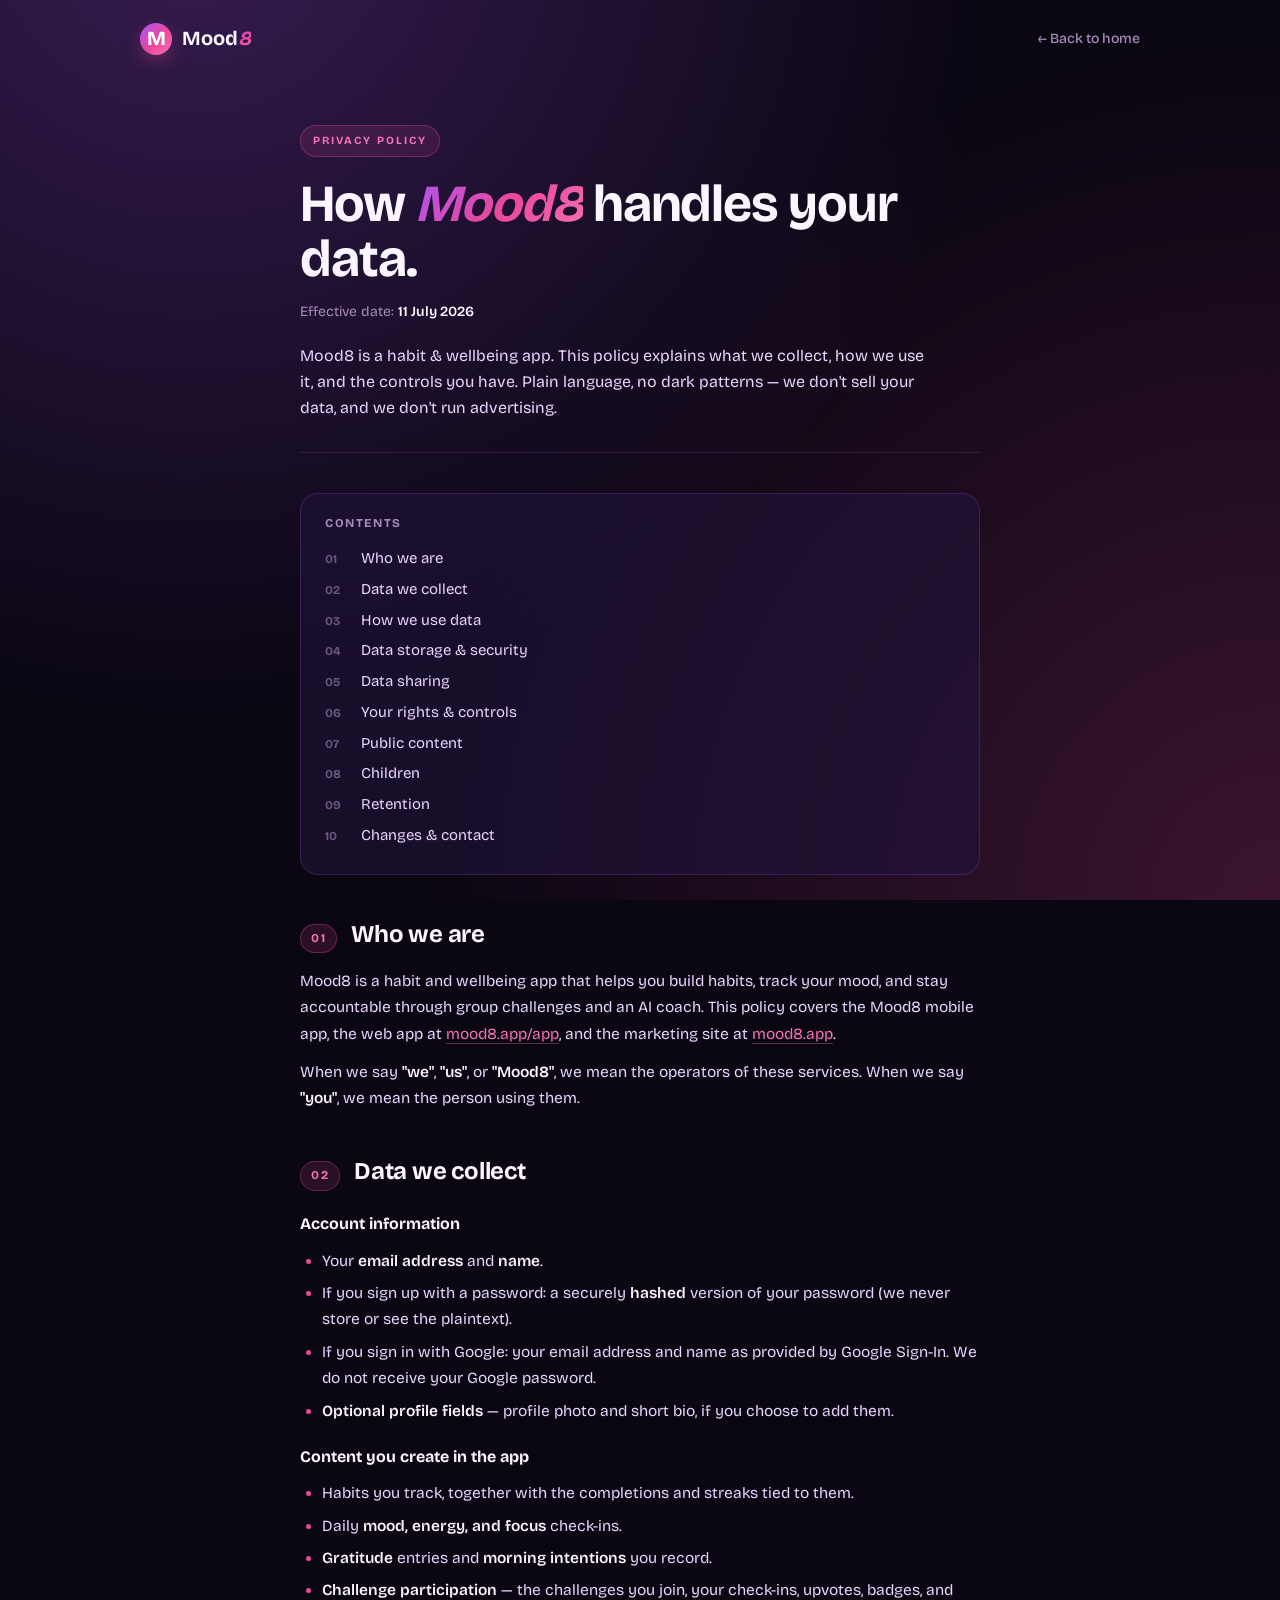
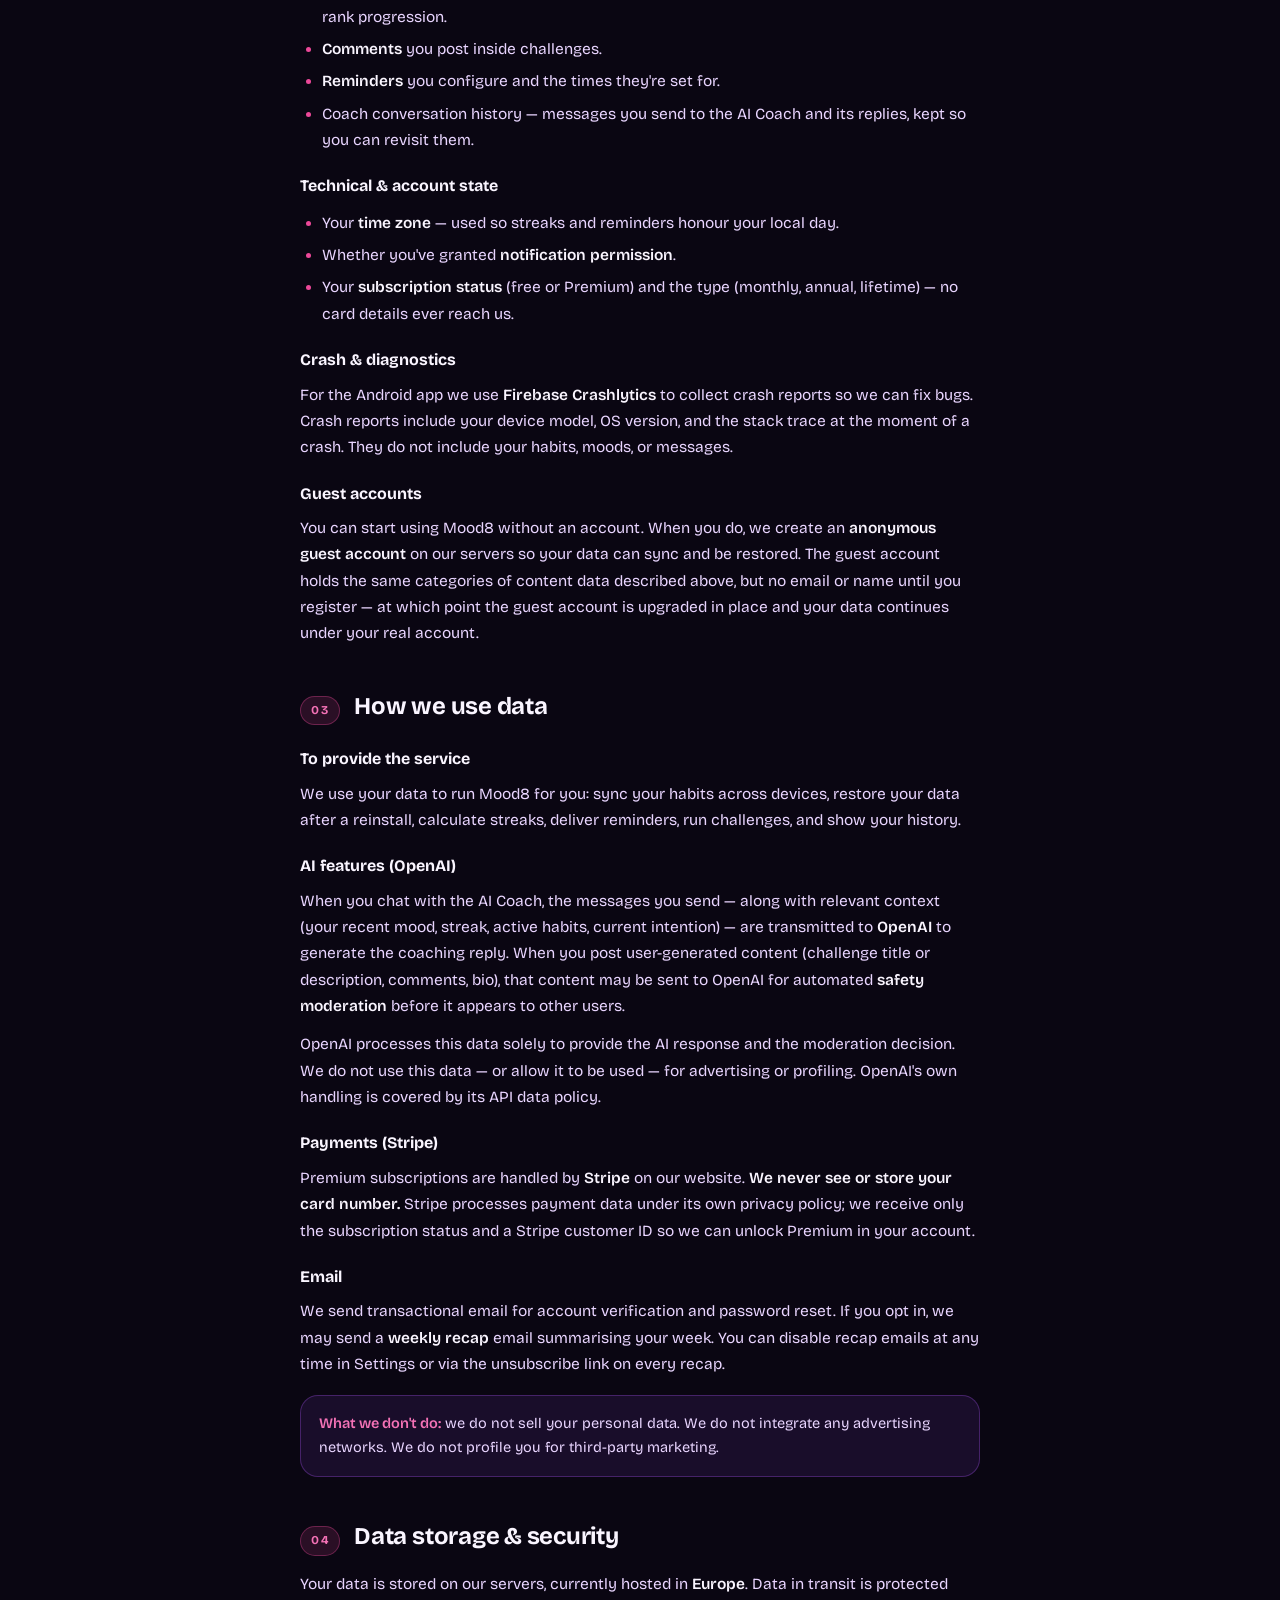
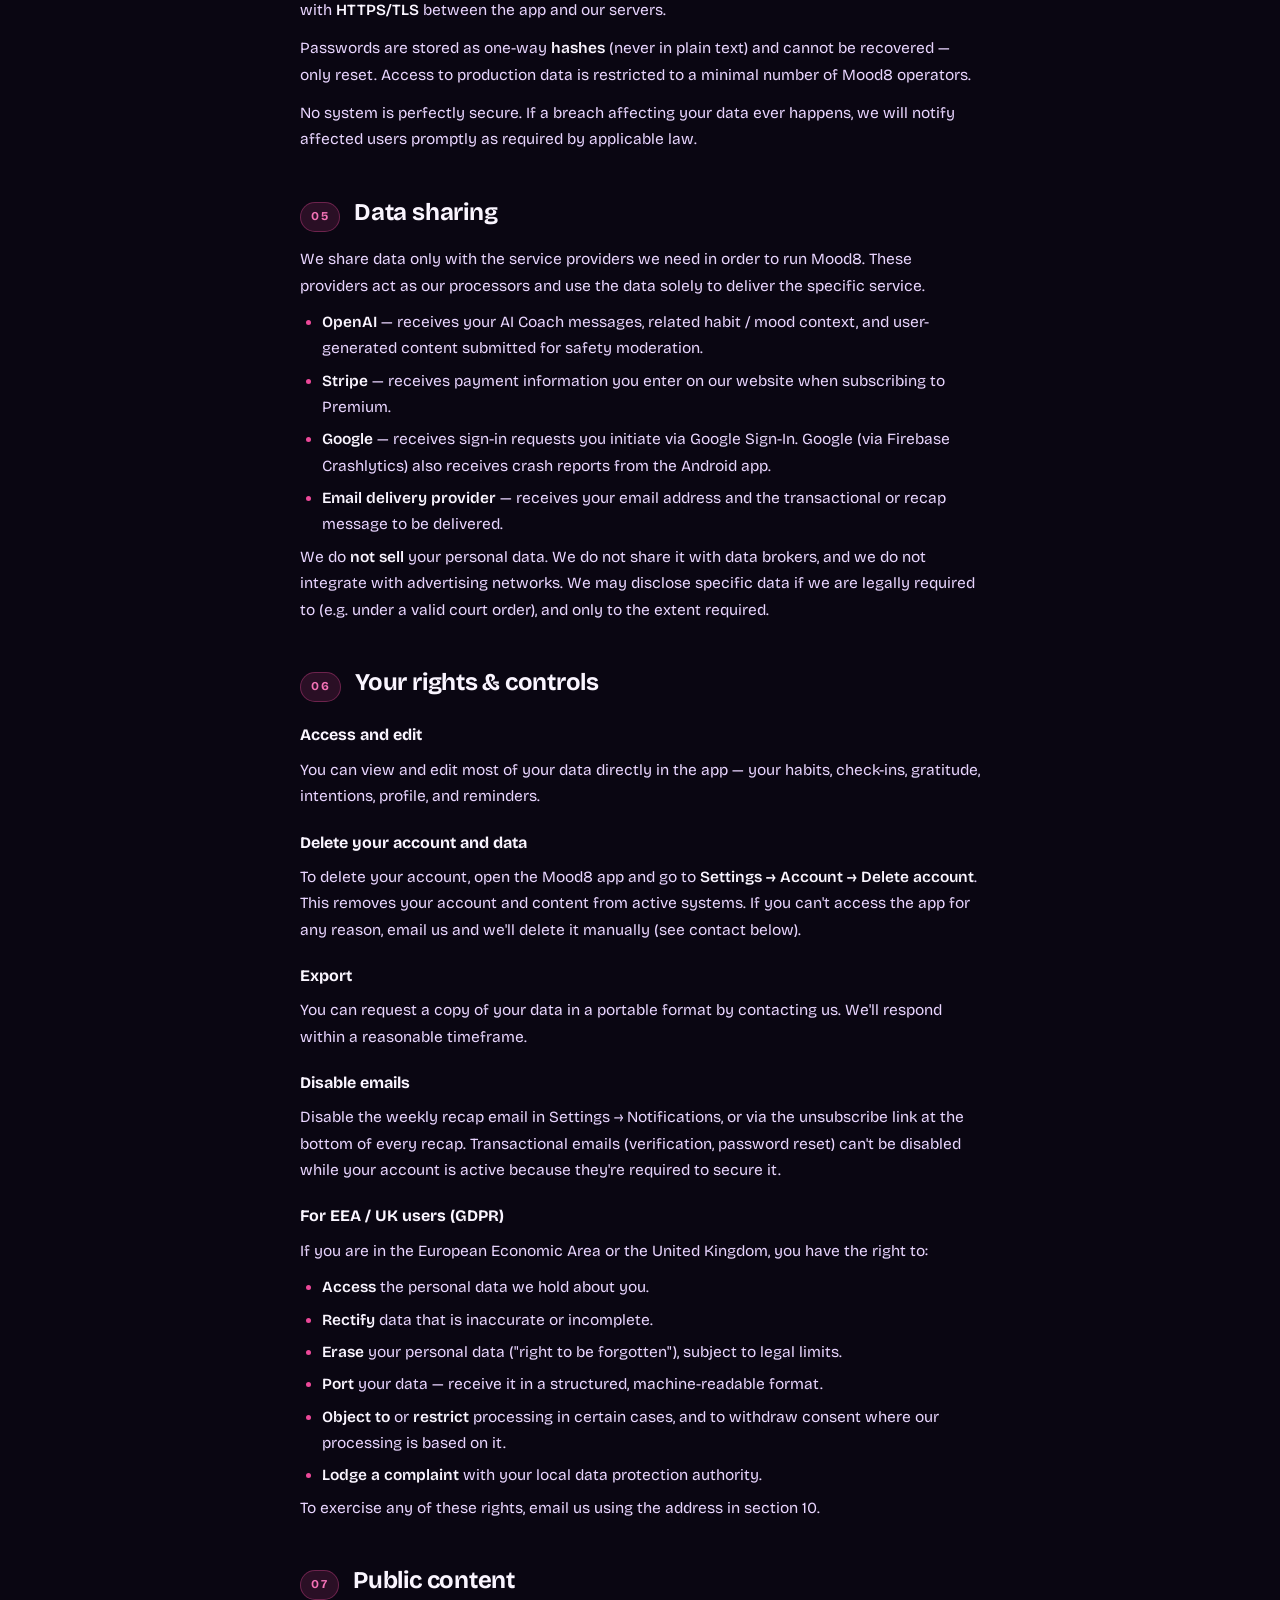
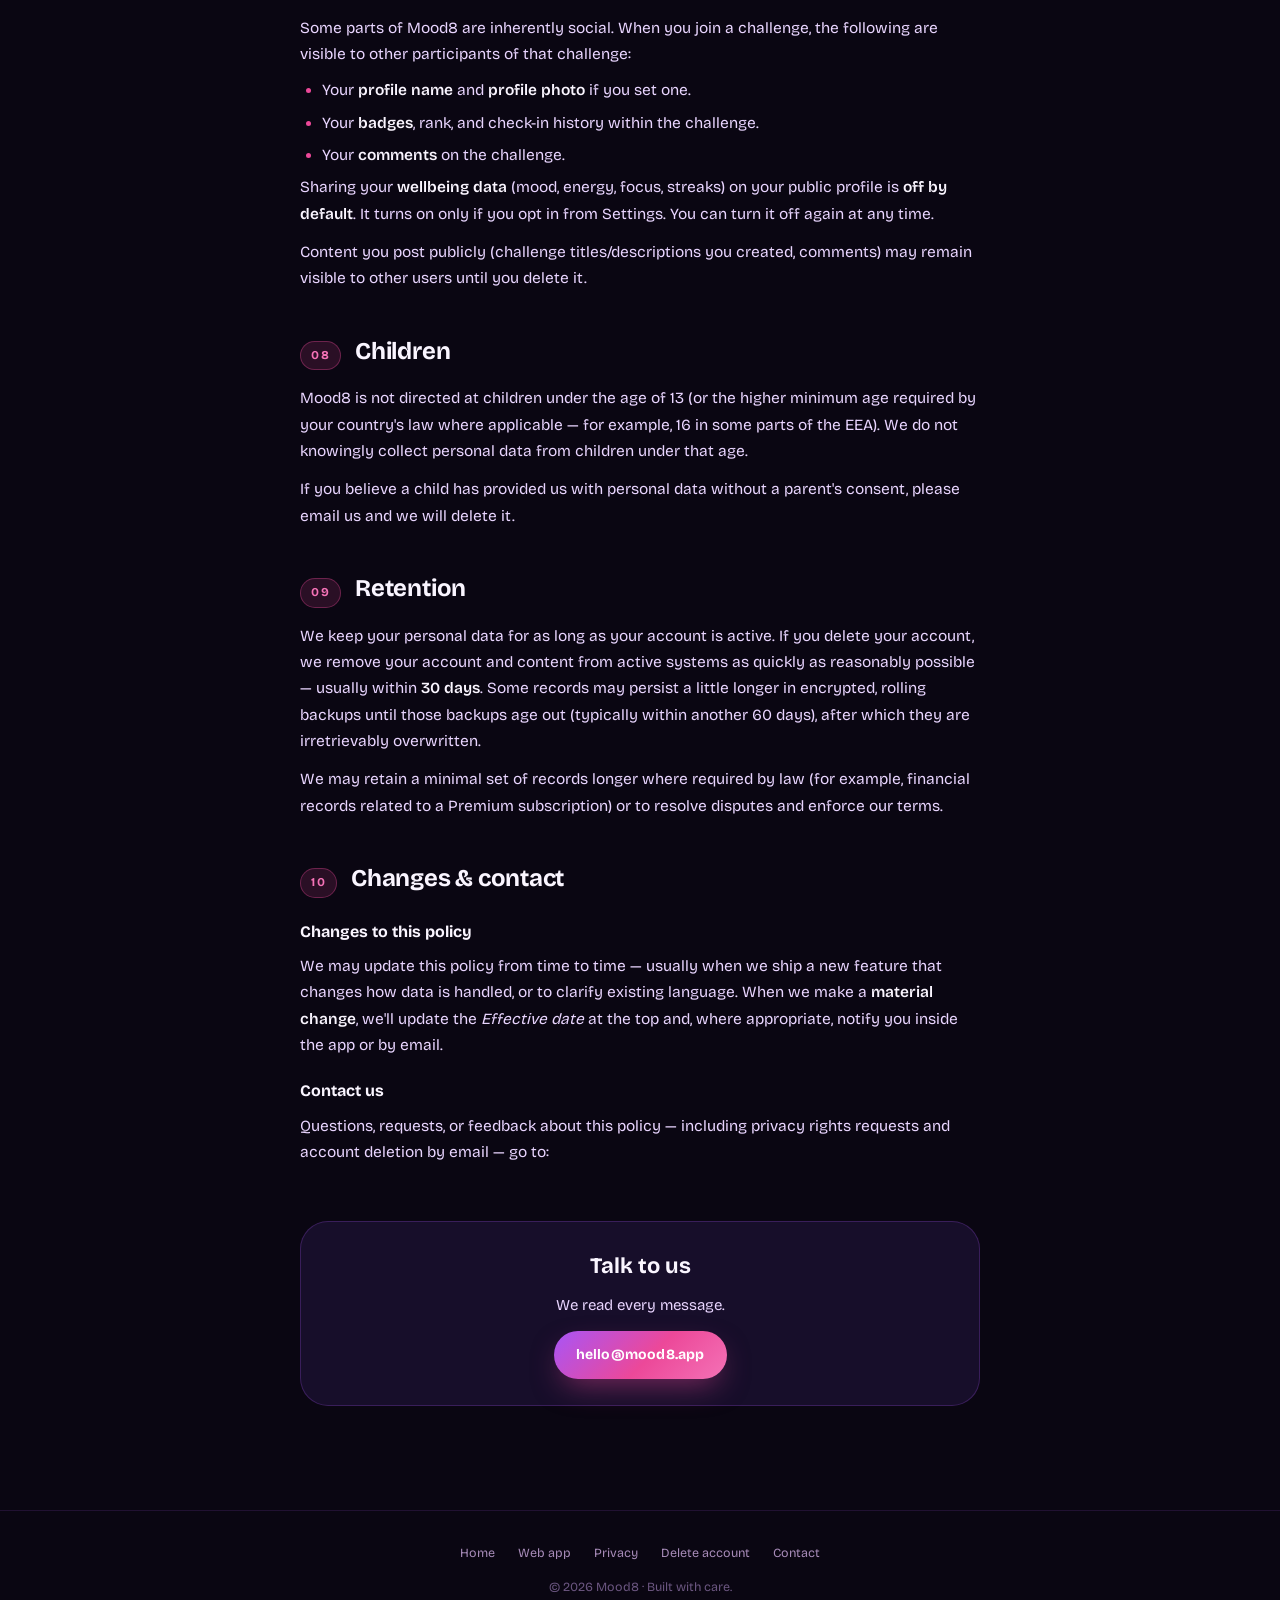
<file: landing/privacy-policy.html>
<!DOCTYPE html>
<html lang="en">
<head>
  <meta charset="UTF-8" />
  <meta name="viewport" content="width=device-width, initial-scale=1.0, viewport-fit=cover" />
  <meta name="theme-color" content="#0A0612" />
  <title>Mood8 — Privacy Policy</title>
  <meta name="description" content="How Mood8 collects, uses, and protects your data. Plain-language privacy policy for the Mood8 habit and wellbeing app." />
  <meta name="robots" content="index, follow" />
  <link rel="canonical" href="https://mood8.app/privacy-policy" />
  <link rel="icon" type="image/png" href="/app/favicon.png" />
  <link rel="apple-touch-icon" href="/app/icons/Icon-192.png" />

  <meta property="og:type" content="website" />
  <meta property="og:url" content="https://mood8.app/privacy-policy" />
  <meta property="og:title" content="Mood8 — Privacy Policy" />
  <meta property="og:description" content="How Mood8 collects, uses, and protects your data." />
  <meta property="og:site_name" content="Mood8" />

  <link rel="preconnect" href="https://fonts.googleapis.com" />
  <link rel="preconnect" href="https://fonts.gstatic.com" crossorigin />
  <link href="https://fonts.googleapis.com/css2?family=Bricolage+Grotesque:wght@400;500;600;700;800&display=swap" rel="stylesheet" />

  <style>
    :root {
      --bg-deep: #0a0612;
      --bg: #110821;
      --bg-card: #1f1338;
      --bg-card-soft: rgba(31, 19, 56, 0.65);
      --purple: #a855f7;
      --purple-light: #c084fc;
      --pink: #ec4899;
      --pink-light: #f472b6;
      --blue-accent: #818cf8;
      --ink: #faf5ff;
      --ink-soft: #e9d5ff;
      --ink-dim: #a78bb8;
      --ink-faint: #6b5680;
      --grad-primary: linear-gradient(135deg, #a855f7 0%, #ec4899 55%, #f472b6 100%);
      --radius: 18px;
      --radius-lg: 28px;
    }

    * { box-sizing: border-box; margin: 0; padding: 0; }

    html { scroll-behavior: smooth; -webkit-font-smoothing: antialiased; }

    body {
      background:
        radial-gradient(circle at 15% -10%, rgba(168, 85, 247, 0.28), transparent 55%),
        radial-gradient(circle at 100% 100%, rgba(236, 72, 153, 0.22), transparent 55%),
        var(--bg-deep);
      background-attachment: fixed;
      color: var(--ink);
      font-family: 'Bricolage Grotesque', system-ui, -apple-system, Segoe UI, Roboto, sans-serif;
      font-weight: 400;
      line-height: 1.65;
      min-height: 100vh;
    }

    ::selection { background: var(--pink); color: var(--ink); }

    a {
      color: var(--pink-light);
      text-decoration: none;
      border-bottom: 1px solid rgba(244, 114, 182, 0.35);
      transition: color 160ms, border-color 160ms;
    }
    a:hover { color: var(--purple-light); border-bottom-color: var(--purple-light); }

    /* ── Header ─────────────────────────────────────────────── */
    .nav {
      display: flex;
      align-items: center;
      justify-content: space-between;
      padding: 22px clamp(20px, 4vw, 40px);
      max-width: 1080px;
      margin: 0 auto;
    }

    .brand {
      display: inline-flex;
      align-items: center;
      gap: 10px;
      font-weight: 700;
      font-size: 20px;
      color: var(--ink);
      border-bottom: none;
    }

    .brand-mark {
      width: 32px;
      height: 32px;
      border-radius: 50%;
      background: var(--grad-primary);
      display: inline-flex;
      align-items: center;
      justify-content: center;
      font-weight: 800;
      color: #fff;
      box-shadow: 0 6px 20px -4px rgba(236, 72, 153, 0.55);
    }

    .brand-word em {
      font-style: italic;
      background: var(--grad-primary);
      -webkit-background-clip: text;
      background-clip: text;
      color: transparent;
    }

    .nav-back {
      color: var(--ink-dim);
      font-size: 14px;
      font-weight: 500;
      border-bottom: none;
    }
    .nav-back:hover { color: var(--ink); }

    /* ── Main article ─────────────────────────────────────────── */
    main {
      max-width: 760px;
      margin: 0 auto;
      padding: 24px clamp(20px, 5vw, 40px) 64px;
    }

    .doc-head {
      padding: 24px 0 32px;
      border-bottom: 1px solid rgba(168, 85, 247, 0.18);
      margin-bottom: 40px;
    }

    .eyebrow {
      display: inline-block;
      font-size: 11px;
      font-weight: 700;
      letter-spacing: 2px;
      text-transform: uppercase;
      color: var(--pink-light);
      background: rgba(236, 72, 153, 0.12);
      padding: 6px 12px;
      border-radius: 999px;
      border: 1px solid rgba(236, 72, 153, 0.35);
      margin-bottom: 20px;
    }

    h1 {
      font-size: clamp(34px, 6vw, 52px);
      font-weight: 700;
      line-height: 1.05;
      letter-spacing: -0.02em;
      color: var(--ink);
    }

    h1 em {
      font-style: italic;
      background: var(--grad-primary);
      -webkit-background-clip: text;
      background-clip: text;
      color: transparent;
    }

    .doc-meta {
      color: var(--ink-dim);
      font-size: 14px;
      margin-top: 14px;
    }

    .doc-summary {
      margin-top: 20px;
      color: var(--ink-soft);
      font-size: 16px;
      line-height: 1.6;
      max-width: 640px;
    }

    /* ── Table of contents ────────────────────────────────────── */
    .toc {
      background: var(--bg-card-soft);
      border: 1px solid rgba(168, 85, 247, 0.22);
      border-radius: var(--radius);
      padding: 20px 24px;
      margin-bottom: 40px;
    }

    .toc-title {
      font-size: 12px;
      font-weight: 700;
      letter-spacing: 1.6px;
      text-transform: uppercase;
      color: var(--ink-dim);
      margin-bottom: 12px;
    }

    .toc ol {
      list-style: none;
      padding: 0;
      counter-reset: toc-counter;
    }

    .toc ol li {
      counter-increment: toc-counter;
      margin: 6px 0;
      display: flex;
      gap: 12px;
      align-items: baseline;
    }

    .toc ol li::before {
      content: counter(toc-counter, decimal-leading-zero);
      color: var(--ink-faint);
      font-size: 12px;
      font-weight: 700;
      min-width: 24px;
    }

    .toc a {
      color: var(--ink-soft);
      border-bottom: none;
      font-size: 15px;
    }
    .toc a:hover { color: var(--pink-light); }

    /* ── Sections ─────────────────────────────────────────────── */
    section {
      margin: 40px 0;
      scroll-margin-top: 24px;
    }

    section > h2 {
      font-size: 24px;
      font-weight: 700;
      letter-spacing: -0.01em;
      color: var(--ink);
      margin-bottom: 14px;
      display: flex;
      align-items: baseline;
      gap: 14px;
    }

    section > h2 .num {
      font-size: 12px;
      font-weight: 700;
      letter-spacing: 1.6px;
      color: var(--pink-light);
      background: rgba(236, 72, 153, 0.14);
      border: 1px solid rgba(236, 72, 153, 0.35);
      padding: 4px 10px;
      border-radius: 999px;
      flex-shrink: 0;
    }

    section p, section li {
      color: var(--ink-soft);
      font-size: 15.5px;
      line-height: 1.7;
    }

    section p + p { margin-top: 12px; }

    section h3 {
      font-size: 16px;
      font-weight: 700;
      color: var(--ink);
      margin: 20px 0 8px;
    }

    section ul {
      margin: 10px 0 6px 0;
      padding-left: 22px;
    }
    section ul li {
      margin: 6px 0;
    }
    section ul li::marker { color: var(--pink); }

    strong { color: var(--ink); font-weight: 600; }

    /* Callout for the "no sale / no ads" line — matches landing cards. */
    .callout {
      margin-top: 18px;
      padding: 16px 18px;
      background: rgba(168, 85, 247, 0.10);
      border: 1px solid rgba(168, 85, 247, 0.30);
      border-radius: var(--radius);
      font-size: 14.5px;
      color: var(--ink-soft);
    }

    .callout strong { color: var(--pink-light); }

    /* ── Contact panel ────────────────────────────────────────── */
    .contact {
      margin-top: 56px;
      padding: 26px 28px;
      background: var(--bg-card-soft);
      border: 1px solid rgba(168, 85, 247, 0.24);
      border-radius: var(--radius-lg);
      text-align: center;
    }

    .contact h2 {
      font-size: 22px;
      font-weight: 700;
      color: var(--ink);
      margin-bottom: 8px;
    }

    .contact p { color: var(--ink-soft); font-size: 15px; }

    .contact a {
      display: inline-block;
      margin-top: 14px;
      padding: 12px 22px;
      border-radius: 999px;
      background: var(--grad-primary);
      color: #fff !important;
      font-weight: 700;
      font-size: 14px;
      letter-spacing: 0.2px;
      border-bottom: none;
      box-shadow: 0 12px 30px -8px rgba(236, 72, 153, 0.50);
    }
    .contact a:hover { transform: translateY(-1px); }

    /* ── Footer ─────────────────────────────────────────────── */
    footer {
      padding: 32px 24px 48px;
      text-align: center;
      color: var(--ink-faint);
      font-size: 12.5px;
      border-top: 1px solid rgba(168, 85, 247, 0.14);
      margin-top: 40px;
    }

    footer a {
      color: var(--ink-dim);
      border-bottom: none;
      margin: 0 10px;
    }

    footer a:hover { color: var(--pink-light); }

    /* ── Mobile refinements ───────────────────────────────────── */
    @media (max-width: 640px) {
      main { padding: 12px 20px 48px; }
      .doc-head { padding: 14px 0 24px; margin-bottom: 28px; }
      section > h2 { font-size: 21px; }
      section > h2 .num { font-size: 11px; padding: 3px 8px; }
      section p, section li { font-size: 15px; }
      .contact { padding: 22px 20px; }
      .toc { padding: 18px 20px; }
    }
  </style>
</head>

<body>

  <header class="nav">
    <a href="/" class="brand" aria-label="Mood8 home">
      <span class="brand-mark">M</span>
      <span class="brand-word">Mood<em>8</em></span>
    </a>
    <a href="/" class="nav-back">← Back to home</a>
  </header>

  <main>

    <div class="doc-head">
      <span class="eyebrow">Privacy Policy</span>
      <h1>How <em>Mood8</em> handles your data.</h1>
      <p class="doc-meta">Effective date: <strong>11 July 2026</strong></p>
      <p class="doc-summary">
        Mood8 is a habit &amp; wellbeing app. This policy explains what we collect,
        how we use it, and the controls you have. Plain language, no dark
        patterns — we don't sell your data, and we don't run advertising.
      </p>
    </div>

    <nav class="toc" aria-label="Table of contents">
      <div class="toc-title">Contents</div>
      <ol>
        <li><a href="#who-we-are">Who we are</a></li>
        <li><a href="#data-we-collect">Data we collect</a></li>
        <li><a href="#how-we-use-data">How we use data</a></li>
        <li><a href="#storage-security">Data storage &amp; security</a></li>
        <li><a href="#data-sharing">Data sharing</a></li>
        <li><a href="#your-rights">Your rights &amp; controls</a></li>
        <li><a href="#public-content">Public content</a></li>
        <li><a href="#children">Children</a></li>
        <li><a href="#retention">Retention</a></li>
        <li><a href="#changes-contact">Changes &amp; contact</a></li>
      </ol>
    </nav>

    <!-- 1. WHO WE ARE ─────────────────────────────────────── -->
    <section id="who-we-are">
      <h2><span class="num">01</span> Who we are</h2>
      <p>
        Mood8 is a habit and wellbeing app that helps you build habits, track
        your mood, and stay accountable through group challenges and an AI
        coach. This policy covers the Mood8 mobile app, the web app at
        <a href="https://mood8.app/app/">mood8.app/app</a>, and the marketing
        site at <a href="https://mood8.app/">mood8.app</a>.
      </p>
      <p>
        When we say <strong>"we"</strong>, <strong>"us"</strong>, or
        <strong>"Mood8"</strong>, we mean the operators of these services. When
        we say <strong>"you"</strong>, we mean the person using them.
      </p>
    </section>

    <!-- 2. DATA WE COLLECT ────────────────────────────────── -->
    <section id="data-we-collect">
      <h2><span class="num">02</span> Data we collect</h2>

      <h3>Account information</h3>
      <ul>
        <li>Your <strong>email address</strong> and <strong>name</strong>.</li>
        <li>
          If you sign up with a password: a securely <strong>hashed</strong>
          version of your password (we never store or see the plaintext).
        </li>
        <li>
          If you sign in with Google: your email address and name as provided
          by Google Sign-In. We do not receive your Google password.
        </li>
        <li>
          <strong>Optional profile fields</strong> — profile photo and short
          bio, if you choose to add them.
        </li>
      </ul>

      <h3>Content you create in the app</h3>
      <ul>
        <li>Habits you track, together with the completions and streaks tied to them.</li>
        <li>Daily <strong>mood, energy, and focus</strong> check-ins.</li>
        <li><strong>Gratitude</strong> entries and <strong>morning intentions</strong> you record.</li>
        <li>
          <strong>Challenge participation</strong> — the challenges you join,
          your check-ins, upvotes, badges, and rank progression.
        </li>
        <li><strong>Comments</strong> you post inside challenges.</li>
        <li><strong>Reminders</strong> you configure and the times they're set for.</li>
        <li>Coach conversation history — messages you send to the AI Coach and its replies, kept so you can revisit them.</li>
      </ul>

      <h3>Technical &amp; account state</h3>
      <ul>
        <li>Your <strong>time zone</strong> — used so streaks and reminders honour your local day.</li>
        <li>Whether you've granted <strong>notification permission</strong>.</li>
        <li>Your <strong>subscription status</strong> (free or Premium) and the type (monthly, annual, lifetime) — no card details ever reach us.</li>
      </ul>

      <h3>Crash &amp; diagnostics</h3>
      <p>
        For the Android app we use <strong>Firebase Crashlytics</strong> to
        collect crash reports so we can fix bugs. Crash reports include your
        device model, OS version, and the stack trace at the moment of a crash.
        They do not include your habits, moods, or messages.
      </p>

      <h3>Guest accounts</h3>
      <p>
        You can start using Mood8 without an account. When you do, we create an
        <strong>anonymous guest account</strong> on our servers so your data can
        sync and be restored. The guest account holds the same categories of
        content data described above, but no email or name until you register
        — at which point the guest account is upgraded in place and your data
        continues under your real account.
      </p>
    </section>

    <!-- 3. HOW WE USE DATA ───────────────────────────────── -->
    <section id="how-we-use-data">
      <h2><span class="num">03</span> How we use data</h2>

      <h3>To provide the service</h3>
      <p>
        We use your data to run Mood8 for you: sync your habits across devices,
        restore your data after a reinstall, calculate streaks, deliver
        reminders, run challenges, and show your history.
      </p>

      <h3>AI features (OpenAI)</h3>
      <p>
        When you chat with the AI Coach, the messages you send — along with
        relevant context (your recent mood, streak, active habits, current
        intention) — are transmitted to <strong>OpenAI</strong> to generate the
        coaching reply. When you post user-generated content (challenge title
        or description, comments, bio), that content may be sent to OpenAI for
        automated <strong>safety moderation</strong> before it appears to other
        users.
      </p>
      <p>
        OpenAI processes this data solely to provide the AI response and the
        moderation decision. We do not use this data — or allow it to be used
        — for advertising or profiling. OpenAI's own handling is covered by
        its API data policy.
      </p>

      <h3>Payments (Stripe)</h3>
      <p>
        Premium subscriptions are handled by <strong>Stripe</strong> on our
        website. <strong>We never see or store your card number.</strong>
        Stripe processes payment data under its own privacy policy; we receive
        only the subscription status and a Stripe customer ID so we can
        unlock Premium in your account.
      </p>

      <h3>Email</h3>
      <p>
        We send transactional email for account verification and password
        reset. If you opt in, we may send a <strong>weekly recap</strong> email
        summarising your week. You can disable recap emails at any time in
        Settings or via the unsubscribe link on every recap.
      </p>

      <div class="callout">
        <strong>What we don't do:</strong> we do not sell your personal data.
        We do not integrate any advertising networks. We do not profile you for
        third-party marketing.
      </div>
    </section>

    <!-- 4. STORAGE & SECURITY ────────────────────────────── -->
    <section id="storage-security">
      <h2><span class="num">04</span> Data storage &amp; security</h2>
      <p>
        Your data is stored on our servers, currently hosted in
        <strong>Europe</strong>. Data in transit is protected with
        <strong>HTTPS/TLS</strong> between the app and our servers.
      </p>
      <p>
        Passwords are stored as one-way <strong>hashes</strong> (never in plain
        text) and cannot be recovered — only reset. Access to production data
        is restricted to a minimal number of Mood8 operators.
      </p>
      <p>
        No system is perfectly secure. If a breach affecting your data ever
        happens, we will notify affected users promptly as required by
        applicable law.
      </p>
    </section>

    <!-- 5. DATA SHARING ──────────────────────────────────── -->
    <section id="data-sharing">
      <h2><span class="num">05</span> Data sharing</h2>
      <p>
        We share data only with the service providers we need in order to run
        Mood8. These providers act as our processors and use the data solely
        to deliver the specific service.
      </p>
      <ul>
        <li>
          <strong>OpenAI</strong> — receives your AI Coach messages, related
          habit / mood context, and user-generated content submitted for
          safety moderation.
        </li>
        <li>
          <strong>Stripe</strong> — receives payment information you enter on
          our website when subscribing to Premium.
        </li>
        <li>
          <strong>Google</strong> — receives sign-in requests you initiate via
          Google Sign-In. Google (via Firebase Crashlytics) also receives
          crash reports from the Android app.
        </li>
        <li>
          <strong>Email delivery provider</strong> — receives your email
          address and the transactional or recap message to be delivered.
        </li>
      </ul>
      <p>
        We do <strong>not sell</strong> your personal data. We do not share it
        with data brokers, and we do not integrate with advertising networks.
        We may disclose specific data if we are legally required to (e.g.
        under a valid court order), and only to the extent required.
      </p>
    </section>

    <!-- 6. YOUR RIGHTS & CONTROLS ────────────────────────── -->
    <section id="your-rights">
      <h2><span class="num">06</span> Your rights &amp; controls</h2>

      <h3>Access and edit</h3>
      <p>
        You can view and edit most of your data directly in the app — your
        habits, check-ins, gratitude, intentions, profile, and reminders.
      </p>

      <h3>Delete your account and data</h3>
      <p>
        To delete your account, open the Mood8 app and go to
        <strong>Settings → Account → Delete account</strong>. This removes
        your account and content from active systems. If you can't access
        the app for any reason, email us and we'll delete it manually
        (see contact below).
      </p>

      <h3>Export</h3>
      <p>
        You can request a copy of your data in a portable format by
        contacting us. We'll respond within a reasonable timeframe.
      </p>

      <h3>Disable emails</h3>
      <p>
        Disable the weekly recap email in Settings → Notifications, or via
        the unsubscribe link at the bottom of every recap. Transactional
        emails (verification, password reset) can't be disabled while your
        account is active because they're required to secure it.
      </p>

      <h3>For EEA / UK users (GDPR)</h3>
      <p>
        If you are in the European Economic Area or the United Kingdom, you
        have the right to:
      </p>
      <ul>
        <li><strong>Access</strong> the personal data we hold about you.</li>
        <li><strong>Rectify</strong> data that is inaccurate or incomplete.</li>
        <li><strong>Erase</strong> your personal data ("right to be forgotten"), subject to legal limits.</li>
        <li><strong>Port</strong> your data — receive it in a structured, machine-readable format.</li>
        <li>
          <strong>Object to</strong> or <strong>restrict</strong> processing in
          certain cases, and to withdraw consent where our processing is based
          on it.
        </li>
        <li>
          <strong>Lodge a complaint</strong> with your local data protection
          authority.
        </li>
      </ul>
      <p>
        To exercise any of these rights, email us using the address in
        section 10.
      </p>
    </section>

    <!-- 7. PUBLIC CONTENT ────────────────────────────────── -->
    <section id="public-content">
      <h2><span class="num">07</span> Public content</h2>
      <p>
        Some parts of Mood8 are inherently social. When you join a challenge,
        the following are visible to other participants of that challenge:
      </p>
      <ul>
        <li>Your <strong>profile name</strong> and <strong>profile photo</strong> if you set one.</li>
        <li>Your <strong>badges</strong>, rank, and check-in history within the challenge.</li>
        <li>Your <strong>comments</strong> on the challenge.</li>
      </ul>
      <p>
        Sharing your <strong>wellbeing data</strong> (mood, energy, focus,
        streaks) on your public profile is <strong>off by default</strong>. It
        turns on only if you opt in from Settings. You can turn it off again
        at any time.
      </p>
      <p>
        Content you post publicly (challenge titles/descriptions you created,
        comments) may remain visible to other users until you delete it.
      </p>
    </section>

    <!-- 8. CHILDREN ─────────────────────────────────────── -->
    <section id="children">
      <h2><span class="num">08</span> Children</h2>
      <p>
        Mood8 is not directed at children under the age of 13 (or the higher
        minimum age required by your country's law where applicable — for
        example, 16 in some parts of the EEA). We do not knowingly collect
        personal data from children under that age.
      </p>
      <p>
        If you believe a child has provided us with personal data without a
        parent's consent, please email us and we will delete it.
      </p>
    </section>

    <!-- 9. RETENTION ──────────────────────────────────────── -->
    <section id="retention">
      <h2><span class="num">09</span> Retention</h2>
      <p>
        We keep your personal data for as long as your account is active. If
        you delete your account, we remove your account and content from
        active systems as quickly as reasonably possible — usually
        within <strong>30 days</strong>. Some records may persist a little
        longer in encrypted, rolling backups until those backups age out
        (typically within another 60 days), after which they are irretrievably
        overwritten.
      </p>
      <p>
        We may retain a minimal set of records longer where required by law
        (for example, financial records related to a Premium subscription)
        or to resolve disputes and enforce our terms.
      </p>
    </section>

    <!-- 10. CHANGES + CONTACT ────────────────────────────── -->
    <section id="changes-contact">
      <h2><span class="num">10</span> Changes &amp; contact</h2>

      <h3>Changes to this policy</h3>
      <p>
        We may update this policy from time to time — usually when we ship a
        new feature that changes how data is handled, or to clarify existing
        language. When we make a <strong>material change</strong>, we'll
        update the <em>Effective date</em> at the top and, where
        appropriate, notify you inside the app or by email.
      </p>

      <h3>Contact us</h3>
      <p>
        Questions, requests, or feedback about this policy — including
        privacy rights requests and account deletion by email — go to:
      </p>
    </section>

    <div class="contact">
      <h2>Talk to us</h2>
      <p>We read every message.</p>
      <a href="mailto:hello@mood8.app">hello@mood8.app</a>
    </div>

  </main>

  <footer>
    <a href="/">Home</a>
    <a href="/app/">Web app</a>
    <a href="/privacy-policy">Privacy</a>
    <a href="/delete-account">Delete account</a>
    <a href="mailto:hello@mood8.app">Contact</a>
    <p style="margin-top:14px;">© 2026 Mood8 · Built with care.</p>
  </footer>

</body>
</html>
</file>
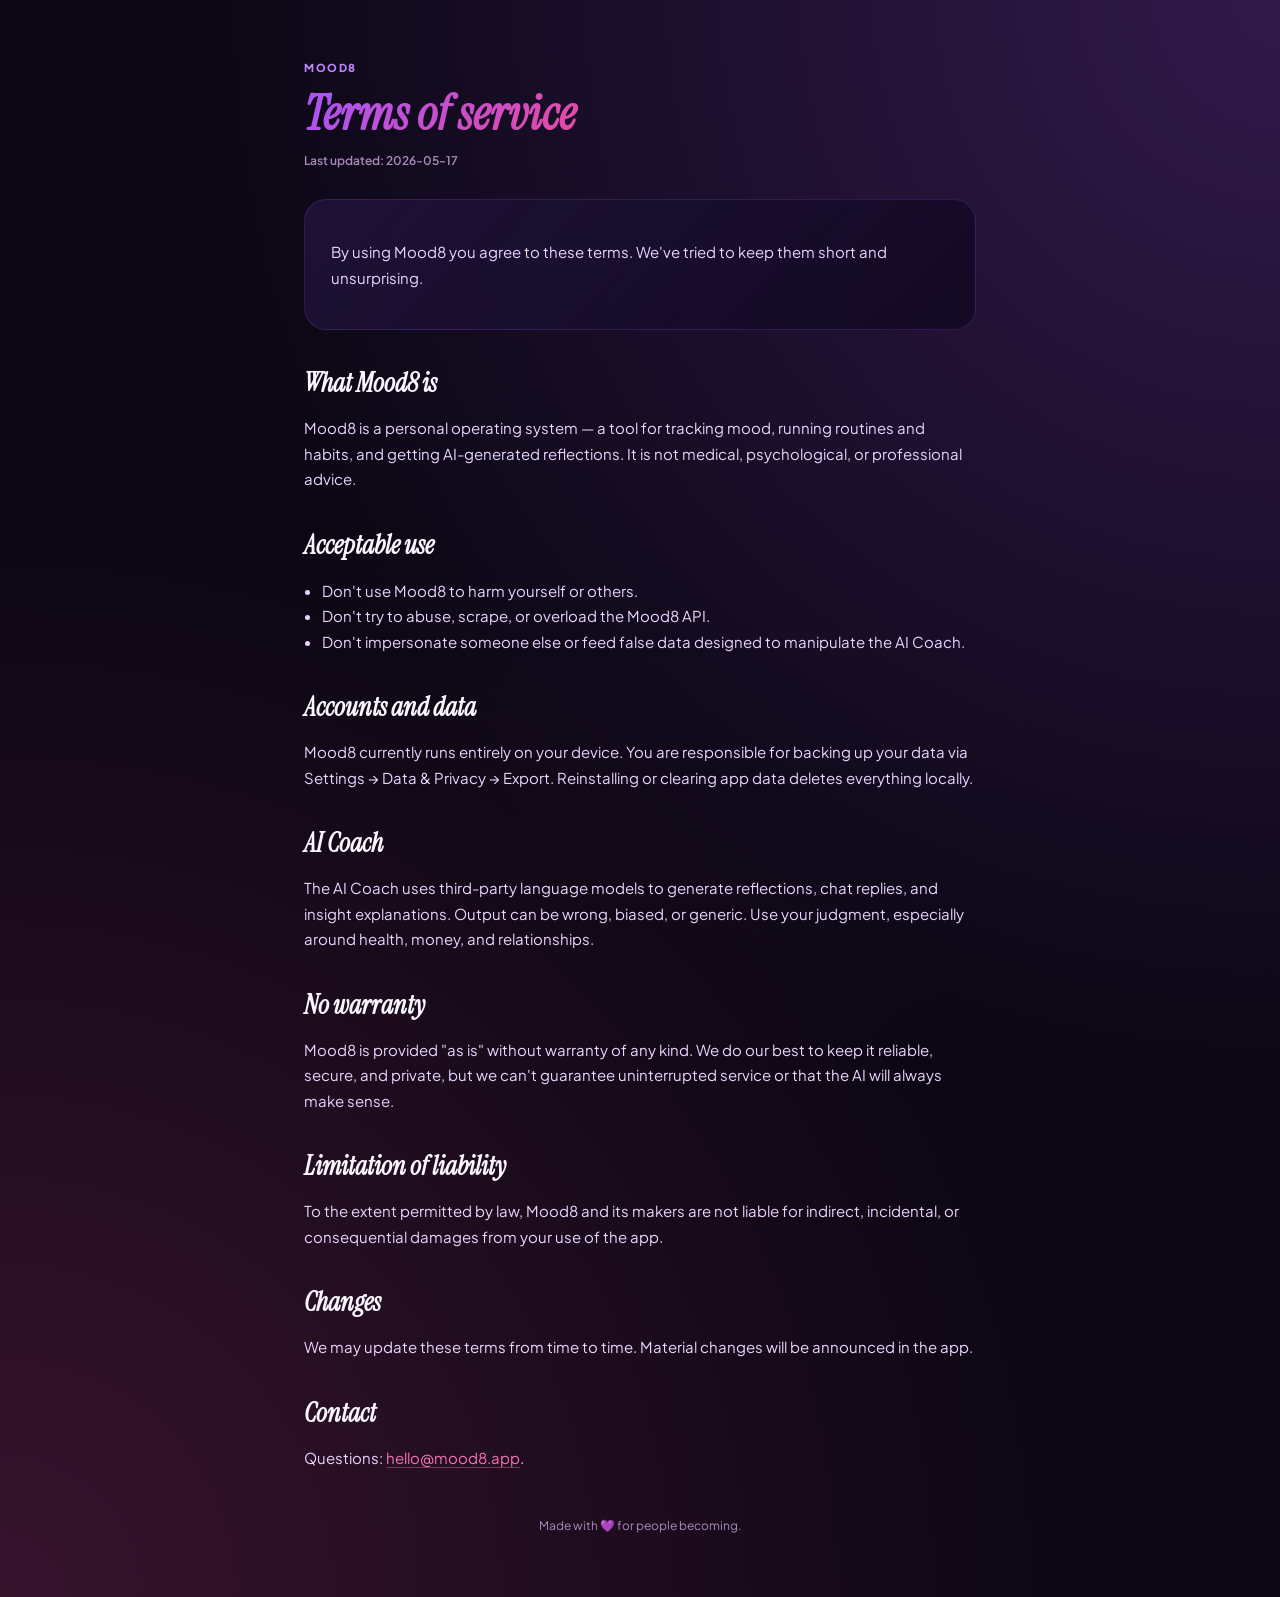
<file: web/terms.html>
<!doctype html>
<html lang="en">
  <head>
    <meta charset="utf-8" />
    <meta name="viewport" content="width=device-width,initial-scale=1" />
    <title>Mood8 — Terms of Service</title>
    <link rel="preconnect" href="https://fonts.googleapis.com" />
    <link rel="preconnect" href="https://fonts.gstatic.com" crossorigin />
    <link
      href="https://fonts.googleapis.com/css2?family=Instrument+Serif:ital@0;1&family=Plus+Jakarta+Sans:wght@400;600;700&display=swap"
      rel="stylesheet"
    />
    <style>
      :root {
        --bg-deep: #0a0612;
        --bg: #110821;
        --bg-card: #1f1338;
        --purple: #a855f7;
        --purple-light: #c084fc;
        --pink: #ec4899;
        --pink-light: #f472b6;
        --ink: #faf5ff;
        --ink-soft: #e9d5ff;
        --ink-dim: #a78bb8;
      }
      * { box-sizing: border-box; }
      body {
        margin: 0;
        background: radial-gradient(circle at top right, rgba(168,85,247,.25), transparent 55%),
                    radial-gradient(circle at bottom left, rgba(236,72,153,.20), transparent 55%),
                    var(--bg-deep);
        color: var(--ink);
        font-family: 'Plus Jakarta Sans', system-ui, sans-serif;
        min-height: 100vh;
      }
      main {
        max-width: 720px;
        margin: 0 auto;
        padding: 48px 24px 64px;
      }
      .eyebrow {
        color: var(--purple-light);
        font-size: 11px;
        font-weight: 800;
        letter-spacing: 1.6px;
        text-transform: uppercase;
      }
      h1 {
        font-family: 'Instrument Serif', Georgia, serif;
        font-style: italic;
        font-size: 48px;
        line-height: 1.05;
        margin: 8px 0 4px;
        background: linear-gradient(135deg, #a855f7, #ec4899, #f472b6);
        -webkit-background-clip: text;
        background-clip: text;
        color: transparent;
      }
      .updated {
        color: var(--ink-dim);
        font-size: 12px;
        font-weight: 600;
      }
      h2 {
        font-family: 'Instrument Serif', Georgia, serif;
        font-style: italic;
        font-size: 26px;
        color: var(--ink);
        margin-top: 36px;
        margin-bottom: 8px;
      }
      p, li {
        color: var(--ink-soft);
        font-size: 15px;
        line-height: 1.7;
      }
      ul { padding-left: 18px; }
      a {
        color: var(--pink-light);
        text-decoration: none;
        border-bottom: 1px solid rgba(244,114,182,.4);
      }
      a:hover { color: white; }
      .card {
        background: linear-gradient(135deg, rgba(31,19,56,.95), rgba(17,8,33,.85));
        border: 1px solid rgba(168,85,247,.20);
        border-radius: 22px;
        padding: 24px 26px;
        margin-top: 28px;
      }
      footer {
        margin-top: 48px;
        color: var(--ink-dim);
        font-size: 12px;
        text-align: center;
      }
    </style>
  </head>
  <body>
    <main>
      <p class="eyebrow">Mood8</p>
      <h1>Terms of service</h1>
      <p class="updated">Last updated: 2026‑05‑17</p>

      <div class="card">
        <p>
          By using Mood8 you agree to these terms. We've tried to keep them
          short and unsurprising.
        </p>
      </div>

      <h2>What Mood8 is</h2>
      <p>
        Mood8 is a personal operating system — a tool for tracking mood,
        running routines and habits, and getting AI-generated reflections.
        It is not medical, psychological, or professional advice.
      </p>

      <h2>Acceptable use</h2>
      <ul>
        <li>Don't use Mood8 to harm yourself or others.</li>
        <li>Don't try to abuse, scrape, or overload the Mood8 API.</li>
        <li>Don't impersonate someone else or feed false data designed to manipulate the AI Coach.</li>
      </ul>

      <h2>Accounts and data</h2>
      <p>
        Mood8 currently runs entirely on your device. You are responsible for
        backing up your data via Settings → Data &amp; Privacy → Export.
        Reinstalling or clearing app data deletes everything locally.
      </p>

      <h2>AI Coach</h2>
      <p>
        The AI Coach uses third-party language models to generate reflections,
        chat replies, and insight explanations. Output can be wrong, biased,
        or generic. Use your judgment, especially around health, money, and
        relationships.
      </p>

      <h2>No warranty</h2>
      <p>
        Mood8 is provided "as is" without warranty of any kind. We do our best
        to keep it reliable, secure, and private, but we can't guarantee
        uninterrupted service or that the AI will always make sense.
      </p>

      <h2>Limitation of liability</h2>
      <p>
        To the extent permitted by law, Mood8 and its makers are not liable
        for indirect, incidental, or consequential damages from your use of
        the app.
      </p>

      <h2>Changes</h2>
      <p>
        We may update these terms from time to time. Material changes will be
        announced in the app.
      </p>

      <h2>Contact</h2>
      <p>
        Questions:
        <a href="mailto:hello@mood8.app">hello@mood8.app</a>.
      </p>

      <footer>Made with 💜 for people becoming.</footer>
    </main>
  </body>
</html>
</file>
<file: web/landing/style.css>
/* ============================================
   MOOD8 LANDING PAGE - STYLES
   ============================================ */

/* RESET & BASE */
*, *::before, *::after {
    box-sizing: border-box;
    margin: 0;
    padding: 0;
}

html {
    scroll-behavior: smooth;
    -webkit-font-smoothing: antialiased;
    -moz-osx-font-smoothing: grayscale;
}

body {
    font-family: 'Plus Jakarta Sans', -apple-system, BlinkMacSystemFont, sans-serif;
    background: #0A0612;
    color: #FAF5FF;
    line-height: 1.6;
    overflow-x: hidden;
}

/* TYPOGRAPHY */
h1, h2, h3, h4, h5 {
    font-family: 'Instrument Serif', Georgia, serif;
    font-weight: 400;
    line-height: 1.2;
    color: #FAF5FF;
}

em {
    font-style: italic;
    background: linear-gradient(135deg, #A855F7, #EC4899, #F472B6);
    -webkit-background-clip: text;
    -webkit-text-fill-color: transparent;
    background-clip: text;
}

a {
    color: #C084FC;
    text-decoration: none;
    transition: color 0.2s ease;
}

a:hover {
    color: #F472B6;
}

/* CONTAINER */
.container {
    max-width: 1200px;
    margin: 0 auto;
    padding: 0 24px;
}

/* SECTIONS */
section {
    padding: 80px 0;
}

.section-title {
    font-size: 3rem;
    text-align: center;
    margin-bottom: 16px;
}

.section-subtitle {
    text-align: center;
    color: #A78BB8;
    font-size: 1.1rem;
    margin-bottom: 60px;
    max-width: 600px;
    margin-left: auto;
    margin-right: auto;
}

/* BUTTONS */
.btn {
    display: inline-block;
    padding: 12px 24px;
    border-radius: 100px;
    font-weight: 600;
    font-size: 0.95rem;
    transition: all 0.3s ease;
    cursor: pointer;
    border: none;
    text-decoration: none;
    white-space: nowrap;
}

.btn-primary {
    background: linear-gradient(135deg, #C084FC, #F472B6, #818CF8);
    color: white;
    box-shadow: 0 8px 24px rgba(168, 85, 247, 0.3);
}

.btn-primary:hover {
    transform: translateY(-2px);
    box-shadow: 0 12px 32px rgba(168, 85, 247, 0.5);
    color: white;
}

.btn-secondary {
    background: transparent;
    color: #C084FC;
    border: 1px solid rgba(168, 85, 247, 0.3);
}

.btn-secondary:hover {
    background: rgba(168, 85, 247, 0.1);
    border-color: #A855F7;
}

.btn-large {
    padding: 16px 32px;
    font-size: 1rem;
}

/* NAVIGATION */
.nav {
    position: fixed;
    top: 0;
    left: 0;
    right: 0;
    z-index: 100;
    background: rgba(10, 6, 18, 0.8);
    backdrop-filter: blur(20px);
    border-bottom: 1px solid rgba(168, 85, 247, 0.1);
}

.nav-container {
    max-width: 1200px;
    margin: 0 auto;
    padding: 16px 24px;
    display: flex;
    align-items: center;
    justify-content: space-between;
    gap: 24px;
}

.logo {
    text-decoration: none;
    font-size: 1.5rem;
    font-weight: 800;
    color: #FAF5FF;
}

.logo-text {
    font-family: 'Instrument Serif', Georgia, serif;
    font-weight: 400;
}

.logo-accent {
    background: linear-gradient(135deg, #A855F7, #EC4899);
    -webkit-background-clip: text;
    -webkit-text-fill-color: transparent;
    background-clip: text;
}

.nav-links {
    display: flex;
    list-style: none;
    gap: 32px;
}

.nav-links a {
    color: #E9D5FF;
    font-weight: 500;
    font-size: 0.95rem;
}

.nav-links a:hover {
    color: #F472B6;
}

/* HERO SECTION */
.hero {
    min-height: 100vh;
    display: flex;
    align-items: center;
    position: relative;
    padding-top: 100px;
    overflow: hidden;
}

.hero-glow {
    position: absolute;
    top: 50%;
    left: 50%;
    transform: translate(-50%, -50%);
    width: 800px;
    height: 800px;
    background: radial-gradient(circle, rgba(168, 85, 247, 0.15) 0%, transparent 70%);
    pointer-events: none;
    z-index: 0;
}

.hero .container {
    display: grid;
    grid-template-columns: 1.2fr 1fr;
    gap: 60px;
    align-items: center;
    position: relative;
    z-index: 1;
}

.hero-content {
    text-align: left;
}

.badge {
    display: inline-block;
    padding: 8px 16px;
    background: rgba(168, 85, 247, 0.15);
    border: 1px solid rgba(168, 85, 247, 0.3);
    border-radius: 100px;
    font-size: 0.85rem;
    color: #E9D5FF;
    margin-bottom: 24px;
    font-weight: 500;
}

.hero-title {
    font-size: 5rem;
    line-height: 1.05;
    margin-bottom: 24px;
}

.hero-subtitle {
    font-size: 1.25rem;
    color: #C7B5DD;
    margin-bottom: 32px;
    line-height: 1.6;
    max-width: 540px;
}

.hero-cta {
    display: flex;
    gap: 16px;
    margin-bottom: 16px;
    flex-wrap: wrap;
}

.hero-note {
    font-size: 0.875rem;
    color: #6B5680;
}

.hero-visual {
    display: flex;
    align-items: center;
    justify-content: center;
}

.mood-orb {
    width: 280px;
    height: 280px;
    border-radius: 50%;
    background: radial-gradient(circle at 30% 30%, #C084FC, #A855F7 40%, #EC4899 70%, #831843);
    box-shadow: 
        0 0 80px rgba(168, 85, 247, 0.5),
        0 0 120px rgba(236, 72, 153, 0.3),
        inset 0 0 60px rgba(255, 255, 255, 0.1);
    position: relative;
    animation: floatOrb 4s ease-in-out infinite;
}

.mood-orb::before {
    content: '';
    position: absolute;
    top: 25%;
    left: 25%;
    width: 80px;
    height: 80px;
    background: radial-gradient(circle, rgba(255, 255, 255, 0.4), transparent 70%);
    border-radius: 50%;
}

@keyframes floatOrb {
    0%, 100% { transform: translateY(0) scale(1); }
    50% { transform: translateY(-20px) scale(1.05); }
}

/* PROBLEM SECTION */
.problem {
    background: linear-gradient(180deg, transparent, rgba(168, 85, 247, 0.03));
}

.comparison {
    display: grid;
    grid-template-columns: 1fr 1fr;
    gap: 32px;
    margin-top: 60px;
}

.comparison-col {
    padding: 40px 32px;
    border-radius: 24px;
    background: #1F1338;
    border: 1px solid rgba(168, 85, 247, 0.15);
}

.comparison-col.good {
    background: linear-gradient(135deg, rgba(168, 85, 247, 0.15), rgba(236, 72, 153, 0.15));
    border-color: rgba(168, 85, 247, 0.4);
    box-shadow: 0 20px 60px rgba(168, 85, 247, 0.1);
}

.comparison-col h3 {
    font-size: 1.5rem;
    margin-bottom: 24px;
}

.comparison-col ul {
    list-style: none;
}

.comparison-col li {
    padding: 12px 0;
    color: #E9D5FF;
    font-size: 1rem;
    border-bottom: 1px solid rgba(168, 85, 247, 0.1);
}

.comparison-col li:last-child {
    border-bottom: none;
}

.comparison-col.bad li {
    color: #A78BB8;
}

/* FEATURES SECTION */
.features {
    background: #0A0612;
}

.feature {
    display: grid;
    grid-template-columns: 1fr 1fr;
    gap: 60px;
    align-items: center;
    margin-bottom: 100px;
}

.feature:last-child {
    margin-bottom: 0;
}

.feature.reverse {
    direction: rtl;
}

.feature.reverse > * {
    direction: ltr;
}

.feature-tag {
    display: inline-block;
    font-size: 0.75rem;
    font-weight: 700;
    letter-spacing: 0.15em;
    color: #C084FC;
    margin-bottom: 16px;
    text-transform: uppercase;
}

.feature-content h3 {
    font-size: 2.5rem;
    margin-bottom: 20px;
    line-height: 1.15;
}

.feature-content p {
    font-size: 1.1rem;
    color: #C7B5DD;
    margin-bottom: 32px;
    line-height: 1.6;
}

.feature-visual {
    padding: 40px;
    border-radius: 32px;
    background: linear-gradient(135deg, rgba(168, 85, 247, 0.1), rgba(236, 72, 153, 0.1));
    border: 1px solid rgba(168, 85, 247, 0.2);
    min-height: 320px;
    display: flex;
    align-items: center;
    justify-content: center;
}

/* Quote Bubble (AI Feature) */
.quote-bubble {
    padding: 20px 24px;
    background: rgba(168, 85, 247, 0.1);
    border-radius: 16px;
    border-left: 3px solid #A855F7;
}

.quote-bubble p {
    font-style: italic;
    color: #FAF5FF;
    margin-bottom: 8px;
    font-size: 1rem;
}

.quote-author {
    font-size: 0.85rem;
    color: #C084FC;
    font-weight: 600;
}

/* Chat Mockup */
.chat-mockup {
    width: 100%;
    display: flex;
    flex-direction: column;
    gap: 16px;
}

.chat-bubble {
    padding: 14px 18px;
    border-radius: 20px;
    max-width: 85%;
    font-size: 0.95rem;
}

.chat-bubble.user {
    background: linear-gradient(135deg, #C084FC, #F472B6);
    color: white;
    align-self: flex-end;
    border-bottom-right-radius: 4px;
}

.chat-bubble.ai {
    background: #1F1338;
    border: 1px solid rgba(168, 85, 247, 0.2);
    color: #FAF5FF;
    align-self: flex-start;
    border-bottom-left-radius: 4px;
}

/* Insight Example */
.insight-example {
    display: flex;
    align-items: center;
    gap: 20px;
    padding: 20px;
    background: rgba(168, 85, 247, 0.1);
    border-radius: 16px;
    border: 1px solid rgba(168, 85, 247, 0.2);
}

.insight-stat {
    font-family: 'Instrument Serif', Georgia, serif;
    font-size: 3rem;
    font-style: italic;
    background: linear-gradient(135deg, #A855F7, #EC4899);
    -webkit-background-clip: text;
    -webkit-text-fill-color: transparent;
    background-clip: text;
}

.insight-text strong {
    display: block;
    color: #FAF5FF;
    font-size: 1rem;
    margin-bottom: 4px;
}

.insight-text span {
    color: #A78BB8;
    font-size: 0.85rem;
}

/* Insight Card Mock */
.insight-card-mock {
    background: #1F1338;
    border: 1px solid rgba(168, 85, 247, 0.3);
    border-radius: 20px;
    padding: 24px;
    width: 100%;
    max-width: 320px;
}

.insight-card-mock .tag {
    display: inline-block;
    padding: 6px 12px;
    background: linear-gradient(135deg, #A855F7, #EC4899);
    color: white;
    font-size: 0.7rem;
    font-weight: 700;
    letter-spacing: 0.1em;
    border-radius: 100px;
    margin-bottom: 16px;
}

.insight-card-mock h4 {
    font-size: 1.5rem;
    margin-bottom: 8px;
}

.insight-card-mock > p {
    color: #C7B5DD;
    margin-bottom: 16px;
    font-size: 0.95rem;
}

.bar {
    height: 8px;
    background: rgba(168, 85, 247, 0.15);
    border-radius: 100px;
    overflow: hidden;
}

.bar-fill {
    height: 100%;
    background: linear-gradient(90deg, #A855F7, #EC4899);
    border-radius: 100px;
}

/* Identity Cards */
.identity-cards {
    display: flex;
    flex-direction: column;
    gap: 16px;
    width: 100%;
    max-width: 320px;
}

.id-card {
    padding: 20px 24px;
    background: #1F1338;
    border: 1px solid rgba(168, 85, 247, 0.2);
    border-radius: 16px;
    font-size: 1.1rem;
    font-weight: 600;
    display: flex;
    justify-content: space-between;
    align-items: center;
}

.id-card small {
    background: linear-gradient(135deg, #A855F7, #EC4899);
    -webkit-background-clip: text;
    -webkit-text-fill-color: transparent;
    background-clip: text;
    font-weight: 800;
    font-size: 1.25rem;
    margin: 0;
}

/* Heatmap */
.heatmap {
    text-align: center;
}

.heatmap-grid {
    display: grid;
    grid-template-columns: repeat(7, 1fr);
    gap: 4px;
    margin-bottom: 24px;
    width: 280px;
}

.heatmap-grid::before {
    content: '';
    display: contents;
}

.heatmap-grid::after {
    /* Generate 35 cells visually */
    content: '';
}

/* Use simple pattern with multiple boxes */
.heatmap-grid {
    background: 
        linear-gradient(135deg, #A855F7 4px, transparent 4px),
        linear-gradient(135deg, #EC4899 4px, transparent 4px);
    grid-template-rows: repeat(5, 36px);
    grid-template-columns: repeat(7, 36px);
}

.streak {
    font-size: 1.5rem;
    color: #F472B6;
    font-weight: 700;
    margin-top: 16px;
}

/* HOW IT WORKS */
.how-it-works {
    background: linear-gradient(180deg, rgba(168, 85, 247, 0.03), transparent);
}

.steps {
    display: grid;
    grid-template-columns: repeat(4, 1fr);
    gap: 32px;
    margin-top: 60px;
}

.step {
    text-align: center;
    padding: 32px 24px;
    background: #1F1338;
    border: 1px solid rgba(168, 85, 247, 0.15);
    border-radius: 20px;
    transition: transform 0.3s ease;
}

.step:hover {
    transform: translateY(-8px);
    border-color: rgba(168, 85, 247, 0.4);
}

.step-number {
    width: 56px;
    height: 56px;
    margin: 0 auto 16px;
    background: linear-gradient(135deg, #A855F7, #EC4899);
    border-radius: 50%;
    display: flex;
    align-items: center;
    justify-content: center;
    font-size: 1.5rem;
    font-weight: 800;
    color: white;
    box-shadow: 0 8px 24px rgba(168, 85, 247, 0.3);
}

.step h3 {
    font-size: 1.25rem;
    margin-bottom: 8px;
}

.step p {
    color: #A78BB8;
    font-size: 0.95rem;
}

/* AUDIENCE GRID */
.audience-grid {
    display: grid;
    grid-template-columns: repeat(3, 1fr);
    gap: 24px;
    margin-top: 60px;
}

.audience-card {
    padding: 32px 24px;
    background: #1F1338;
    border: 1px solid rgba(168, 85, 247, 0.15);
    border-radius: 20px;
    text-align: center;
    transition: all 0.3s ease;
}

.audience-card:hover {
    transform: translateY(-4px);
    border-color: rgba(168, 85, 247, 0.4);
    background: linear-gradient(135deg, rgba(168, 85, 247, 0.1), rgba(236, 72, 153, 0.1));
}

.audience-card .emoji {
    font-size: 3rem;
    display: block;
    margin-bottom: 12px;
}

.audience-card h3 {
    font-size: 1.25rem;
    margin-bottom: 8px;
}

.audience-card p {
    color: #A78BB8;
    font-size: 0.9rem;
}

/* PRICING */
.pricing {
    background: linear-gradient(180deg, transparent, rgba(168, 85, 247, 0.03));
}

.pricing-cards {
    display: grid;
    grid-template-columns: 1fr 1fr;
    gap: 32px;
    max-width: 800px;
    margin: 60px auto 0;
}

.pricing-card {
    padding: 40px 32px;
    background: #1F1338;
    border: 1px solid rgba(168, 85, 247, 0.15);
    border-radius: 24px;
    position: relative;
}

.pricing-card.featured {
    background: linear-gradient(135deg, rgba(168, 85, 247, 0.15), rgba(236, 72, 153, 0.15));
    border-color: rgba(168, 85, 247, 0.5);
    box-shadow: 0 20px 60px rgba(168, 85, 247, 0.2);
}

.pricing-tag {
    display: inline-block;
    padding: 6px 14px;
    background: linear-gradient(135deg, #A855F7, #EC4899);
    color: white;
    font-size: 0.7rem;
    font-weight: 700;
    letter-spacing: 0.1em;
    border-radius: 100px;
    margin-bottom: 20px;
}

.pricing-card h3 {
    font-size: 2rem;
    margin-bottom: 16px;
}

.price {
    font-family: 'Instrument Serif', Georgia, serif;
    font-size: 3.5rem;
    color: #FAF5FF;
    margin-bottom: 24px;
    font-style: italic;
}

.price span {
    font-size: 1rem;
    color: #A78BB8;
    font-style: normal;
}

.pricing-card ul {
    list-style: none;
    margin-bottom: 32px;
}

.pricing-card li {
    padding: 8px 0;
    color: #E9D5FF;
    font-size: 0.95rem;
}

.pricing-card .btn {
    width: 100%;
    text-align: center;
}

/* FAQ */
.faq-list {
    max-width: 800px;
    margin: 60px auto 0;
}

.faq-item {
    background: #1F1338;
    border: 1px solid rgba(168, 85, 247, 0.15);
    border-radius: 16px;
    margin-bottom: 16px;
    overflow: hidden;
    transition: all 0.3s ease;
}

.faq-item[open] {
    border-color: rgba(168, 85, 247, 0.4);
    background: linear-gradient(135deg, rgba(168, 85, 247, 0.08), rgba(236, 72, 153, 0.05));
}

.faq-item summary {
    padding: 20px 24px;
    cursor: pointer;
    font-weight: 600;
    color: #FAF5FF;
    font-size: 1.05rem;
    list-style: none;
    position: relative;
    transition: color 0.2s ease;
}

.faq-item summary:hover {
    color: #F472B6;
}

.faq-item summary::after {
    content: '+';
    position: absolute;
    right: 24px;
    top: 50%;
    transform: translateY(-50%);
    font-size: 1.5rem;
    color: #C084FC;
    transition: transform 0.3s ease;
}

.faq-item[open] summary::after {
    transform: translateY(-50%) rotate(45deg);
}

.faq-item p {
    padding: 0 24px 20px;
    color: #C7B5DD;
    line-height: 1.7;
}

/* FINAL CTA */
.final-cta {
    background: linear-gradient(135deg, rgba(168, 85, 247, 0.15), rgba(236, 72, 153, 0.1));
    border-top: 1px solid rgba(168, 85, 247, 0.2);
    border-bottom: 1px solid rgba(168, 85, 247, 0.2);
    text-align: center;
}

.final-cta h2 {
    font-size: 3.5rem;
    margin-bottom: 16px;
}

.final-cta p {
    font-size: 1.2rem;
    color: #C7B5DD;
    margin-bottom: 32px;
}

.cta-note {
    font-size: 0.875rem;
    color: #6B5680;
    margin-top: 16px;
}

/* FOOTER */
.footer {
    background: #0A0612;
    padding: 60px 0 30px;
    border-top: 1px solid rgba(168, 85, 247, 0.1);
}

.footer-grid {
    display: grid;
    grid-template-columns: 2fr 1fr 1fr 1fr;
    gap: 48px;
    margin-bottom: 40px;
}

.footer-col h4 {
    font-size: 1.5rem;
    margin-bottom: 12px;
}

.footer-col h5 {
    font-size: 0.85rem;
    font-weight: 700;
    letter-spacing: 0.1em;
    text-transform: uppercase;
    color: #C084FC;
    margin-bottom: 16px;
    font-family: 'Plus Jakarta Sans', sans-serif;
}

.footer-col p {
    color: #A78BB8;
    font-size: 0.95rem;
}

.footer-col ul {
    list-style: none;
}

.footer-col li {
    margin-bottom: 8px;
}

.footer-col a {
    color: #E9D5FF;
    font-size: 0.95rem;
}

.footer-col a:hover {
    color: #F472B6;
}

.footer-bottom {
    padding-top: 30px;
    border-top: 1px solid rgba(168, 85, 247, 0.1);
    text-align: center;
    color: #6B5680;
    font-size: 0.875rem;
}

.footer-bottom a {
    color: #C084FC;
}

/* ============================================
   MOBILE RESPONSIVE
   ============================================ */

@media (max-width: 1024px) {
    .section-title { font-size: 2.5rem; }
    .hero-title { font-size: 4rem; }
    .feature-content h3 { font-size: 2rem; }
}

@media (max-width: 768px) {
    .container { padding: 0 16px; }
    section { padding: 60px 0; }
    
    /* NAVIGATION */
    .nav-container { padding: 12px 16px; gap: 12px; }
    .nav-links { display: none; }
    
    /* HERO */
    .hero { padding-top: 80px; min-height: auto; }
    .hero .container {
        grid-template-columns: 1fr;
        gap: 40px;
        text-align: center;
    }
    .hero-content { text-align: center; }
    .hero-title { font-size: 3rem; }
    .hero-subtitle { 
        font-size: 1.05rem;
        margin-left: auto;
        margin-right: auto;
    }
    .hero-cta { 
        justify-content: center;
        flex-direction: column;
        gap: 12px;
    }
    .hero-cta .btn { width: 100%; }
    .mood-orb { width: 200px; height: 200px; }
    
    /* SECTION TITLES */
    .section-title { font-size: 2rem; }
    .section-subtitle { font-size: 1rem; margin-bottom: 40px; }
    
    /* COMPARISON */
    .comparison {
        grid-template-columns: 1fr;
        gap: 16px;
    }
    .comparison-col { padding: 28px 24px; }
    
    /* FEATURES */
    .feature {
        grid-template-columns: 1fr;
        gap: 32px;
        margin-bottom: 60px;
    }
    .feature.reverse { direction: ltr; }
    .feature-content h3 { font-size: 1.75rem; }
    .feature-visual {
        padding: 28px;
        min-height: 240px;
    }
    
    /* HOW IT WORKS */
    .steps {
        grid-template-columns: 1fr 1fr;
        gap: 16px;
    }
    .step { padding: 24px 16px; }
    
    /* AUDIENCE */
    .audience-grid {
        grid-template-columns: 1fr 1fr;
        gap: 16px;
    }
    .audience-card { padding: 24px 16px; }
    
    /* PRICING */
    .pricing-cards {
        grid-template-columns: 1fr;
        gap: 16px;
    }
    .pricing-card { padding: 32px 24px; }
    
    /* FINAL CTA */
    .final-cta h2 { font-size: 2.25rem; }
    .final-cta p { font-size: 1rem; }
    
    /* FOOTER */
    .footer-grid {
        grid-template-columns: 1fr 1fr;
        gap: 32px;
    }
}

@media (max-width: 480px) {
    .hero-title { font-size: 2.5rem; }
    .section-title { font-size: 1.75rem; }
    .feature-content h3 { font-size: 1.5rem; }
    .final-cta h2 { font-size: 1.75rem; }
    .audience-grid { grid-template-columns: 1fr; }
    .steps { grid-template-columns: 1fr; }
    .footer-grid { grid-template-columns: 1fr; }
}
</file>
